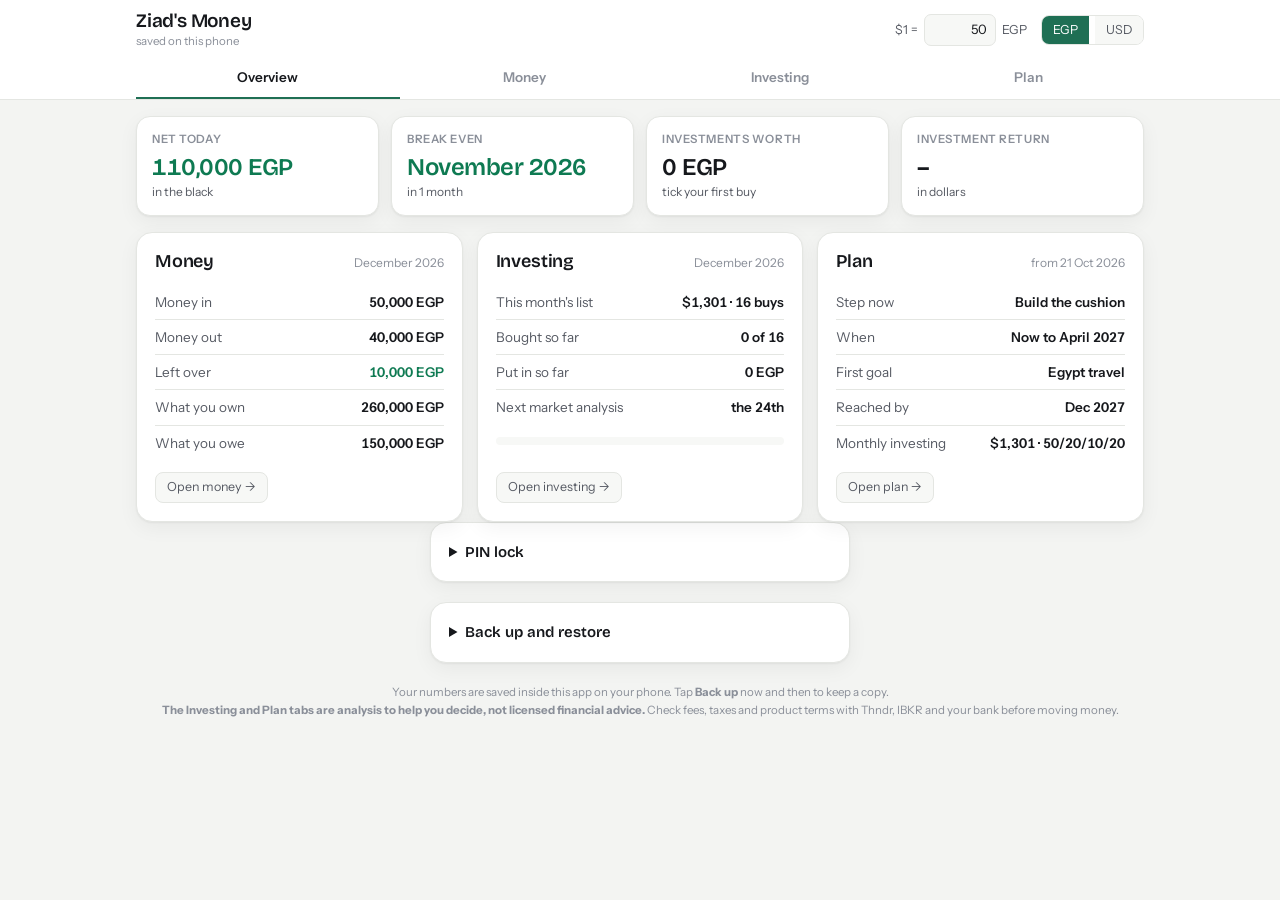
<file: index.html>
<!doctype html><html><head><meta charset="utf-8"><link rel="manifest" href="manifest.webmanifest"><meta name="theme-color" content="#1f6f54"><meta name="mobile-web-app-capable" content="yes"><link rel="icon" href="icon-192.png"><link rel="apple-touch-icon" href="icon-192.png"><meta name=viewport content="width=device-width,initial-scale=1,viewport-fit=cover"><style>:root{color-scheme:light;box-sizing:border-box;padding-top:env(safe-area-inset-top,0px);padding-bottom:env(safe-area-inset-bottom,0px)}html{scroll-padding-top:env(safe-area-inset-top,0px)}body{margin:0;padding:0;font:14px -apple-system,BlinkMacSystemFont,sans-serif;background:#fff;color:#000}img{max-width:100%}[hidden]:not([hidden=until-found i]){display:none!important}</style></head><body>
<title>Ziad's Money</title>
<link rel="preconnect" href="https://fonts.googleapis.com">
<link rel="stylesheet" href="https://fonts.googleapis.com/css2?family=Bricolage+Grotesque:opsz,wght@12..96,600;12..96,700&family=Instrument+Sans:wght@400;500;600&display=swap">
<style>
/* Layout: sticky bar with shared currency + rate and four tabs; each tab is one column of cards, phone first. */
:root{
  --bg:#f3f4f2; --surface:#ffffff; --surface-2:#f7f8f6; --line:#e4e6e2;
  --ink:#16181c; --ink-2:#565a63; --ink-3:#8a8f99;
  --accent:#1f6f54; --accent-soft:#e3efe9;
  --pos:#0e7a52; --neg:#c23b3b; --warn:#b8860b;
  --s1:#2a78d6; --s2:#eb6834; --s3:#1baf7a; --s4:#eda100;
  --s5:#e87ba4; --s6:#008300; --s7:#6250d6; --s8:#e34948;
  --shadow:0 1px 2px rgba(20,24,28,.05),0 6px 20px rgba(20,24,28,.05);
  --ff-display:"Bricolage Grotesque","Segoe UI",system-ui,sans-serif;
  --ff-body:"Instrument Sans","Segoe UI",system-ui,-apple-system,sans-serif;
  --on-accent:#ffffff;
}
@media (prefers-color-scheme:dark){:root:not([data-theme="light"]){
  --bg:#101214; --surface:#1a1d20; --surface-2:#212529; --line:#2c3136;
  --ink:#eceef0; --ink-2:#aab0b8; --ink-3:#777e87;
  --accent:#53c399; --accent-soft:#17382c;
  --pos:#45c08a; --neg:#f0736f; --warn:#e0a92e;
  --s1:#3987e5; --s2:#d95926; --s3:#199e70; --s4:#c98500;
  --s5:#d55181; --s6:#2a9d2a; --s7:#9085e9; --s8:#e66767;
  --shadow:0 1px 2px rgba(0,0,0,.3),0 8px 24px rgba(0,0,0,.35);
  --on-accent:#0d1f18; color-scheme:dark;
}}
:root[data-theme="dark"]{
  --bg:#101214; --surface:#1a1d20; --surface-2:#212529; --line:#2c3136;
  --ink:#eceef0; --ink-2:#aab0b8; --ink-3:#777e87;
  --accent:#53c399; --accent-soft:#17382c;
  --pos:#45c08a; --neg:#f0736f; --warn:#e0a92e;
  --s1:#3987e5; --s2:#d95926; --s3:#199e70; --s4:#c98500;
  --s5:#d55181; --s6:#2a9d2a; --s7:#9085e9; --s8:#e66767;
  --shadow:0 1px 2px rgba(0,0,0,.3),0 8px 24px rgba(0,0,0,.35);
  --on-accent:#0d1f18; color-scheme:dark;
}
/* aliases used by the investing and plan tabs */
:root{--panel:var(--surface);--ink2:var(--ink-2);--muted:var(--ink-3);--good:var(--pos);--bad:var(--neg);--chip:var(--surface-2)}
*{box-sizing:border-box}
body{background:var(--bg);color:var(--ink);font-family:var(--ff-body);line-height:1.5;font-size:14.5px;-webkit-text-size-adjust:100%}
h1,h2,h3{font-family:var(--ff-display);text-wrap:balance;margin:0;font-weight:600;letter-spacing:-.01em;line-height:1.2}
h2{font-size:18px} h3{font-size:15px}
p{margin:0;max-width:68ch}
.tnum,.num{font-variant-numeric:tabular-nums}
.num{white-space:nowrap}
.wrap{max-width:1040px;margin:0 auto;padding-left:max(16px,env(safe-area-inset-left,0px));padding-right:max(16px,env(safe-area-inset-right,0px))}
.ink2{color:var(--ink-2)} .muted{color:var(--ink-3);font-size:12.5px} .subtle{color:var(--ink-3);font-size:12px}

/* top bar + tabs */
.topbar{position:sticky;top:env(safe-area-inset-top,0px);z-index:9;background:var(--surface);border-bottom:1px solid var(--line)}
body::before{content:"";position:fixed;inset:0 0 auto;height:env(safe-area-inset-top,0px);z-index:10;background:var(--surface)}
.toprow{display:flex;flex-wrap:wrap;align-items:center;gap:8px 14px;padding-block:10px 8px}
.brand{display:flex;flex-direction:column;margin-right:auto;min-width:0}
.brand h1{font-size:19px}
.brand small{color:var(--ink-3);font-size:11.5px}
.ctrl{display:flex;align-items:center;gap:6px;font-size:12.5px;color:var(--ink-2)}
.tabs{display:flex;gap:2px;overflow-x:auto;scrollbar-width:none}
.tabs::-webkit-scrollbar{display:none}
.tabs button{font:inherit;font-weight:600;font-size:13.5px;flex:1 0 auto;border:0;background:none;color:var(--ink-3);padding:9px 12px 10px;border-bottom:2.5px solid transparent;cursor:pointer;white-space:nowrap}
.tabs button[aria-selected="true"]{color:var(--ink);border-bottom-color:var(--accent)}
.tabs button:focus-visible{outline:2px solid var(--accent);outline-offset:-2px}

input[type=number],input[type=text]{font:inherit;font-size:13px;color:var(--ink);background:var(--surface-2);border:1px solid var(--line);border-radius:7px;padding:5px 8px;width:80px}
input[type=text]{width:100%}
#rate{width:72px;text-align:right}
input:focus-visible,button:focus-visible{outline:2px solid var(--accent);outline-offset:1px}
.seg{display:inline-flex;border:1px solid var(--line);border-radius:8px;overflow:hidden}
.seg button{font:inherit;font-size:12.5px;border:0;background:var(--surface-2);color:var(--ink-2);padding:5px 11px;cursor:pointer}
.seg button[aria-pressed=true]{background:var(--accent);color:var(--on-accent)}
.btn{font:inherit;font-size:12.5px;border:1px solid var(--line);background:var(--surface-2);color:var(--ink-2);border-radius:8px;padding:5px 11px;cursor:pointer}
.btn:hover{border-color:var(--ink-3)}
.btn-primary{font:inherit;font-weight:600;font-size:14px;border:0;background:var(--accent);color:var(--on-accent);padding:10px 16px;border-radius:10px;cursor:pointer}
.btn-primary:disabled{opacity:.6;cursor:default}

main{padding-block:16px 8px}
.tab{display:flex;flex-direction:column;gap:16px}
.tab[hidden],[hidden]{display:none!important}
.card{background:var(--surface);border:1px solid var(--line);border-radius:16px;padding:18px;box-shadow:var(--shadow);min-width:0}
.stack{display:flex;flex-direction:column;gap:12px}

/* kpis */
.kpis{display:grid;grid-template-columns:repeat(4,1fr);gap:12px}
.kpi{background:var(--surface);border:1px solid var(--line);border-radius:14px;padding:14px 15px;box-shadow:var(--shadow);min-width:0}
.kpi .lab{font-size:11.5px;color:var(--ink-3);text-transform:uppercase;letter-spacing:.05em;font-weight:600}
.kpi .val{font-family:var(--ff-display);font-size:24px;font-weight:600;margin-top:5px;letter-spacing:-.02em;line-height:1.1;font-variant-numeric:tabular-nums}
.kpi .sub{font-size:12px;color:var(--ink-2);margin-top:3px}
.val.pos{color:var(--pos)} .val.neg{color:var(--neg)}

/* overview */
.ov{display:grid;grid-template-columns:repeat(3,1fr);gap:14px}
.ovcard{display:flex;flex-direction:column;gap:12px}
.ovhead{display:flex;align-items:baseline;justify-content:space-between;gap:8px}
.ovrows{display:flex;flex-direction:column}
.ovrow{display:flex;justify-content:space-between;align-items:baseline;gap:10px;padding:7px 0;border-bottom:1px solid var(--line);font-size:13.5px}
.ovrow:last-child{border-bottom:0}
.ovrow span:first-child{color:var(--ink-2)}
.ovrow b{font-variant-numeric:tabular-nums;font-weight:600;text-align:right}
.ovrow b.pos{color:var(--pos)} .ovrow b.neg{color:var(--neg)}
.go{align-self:flex-start;margin-top:auto}
.progress{height:8px;border-radius:4px;background:var(--surface-2);overflow:hidden}
.progress span{display:block;height:100%;background:var(--accent);border-radius:4px}

/* money sections */
.shead{display:flex;align-items:baseline;gap:10px 14px;flex-wrap:wrap;margin-bottom:4px}
.shead .n{font-family:var(--ff-display);font-size:12px;font-weight:700;color:var(--accent);border:1.5px solid var(--accent);border-radius:50%;width:24px;height:24px;display:grid;place-items:center;flex:none}
.shead h2{font-size:17px}
.shead p{color:var(--ink-2);font-size:13px;flex-basis:100%}
.toolbar{display:flex;flex-wrap:wrap;align-items:center;gap:8px 12px}
.legend{display:flex;flex-wrap:wrap;gap:4px 14px;margin:10px 0 2px;font-size:12px;color:var(--ink-2)}
.legend span{display:inline-flex;align-items:center;gap:6px}
.legend i:not(.dot){display:inline-block;width:14px;height:3px;border-radius:2px}
.dot{width:10px;height:10px;border-radius:3px;flex:none;display:inline-block}
.chartbox{position:relative;overflow-x:auto;margin-top:8px}
svg{display:block;max-width:100%}
.tip{position:absolute;pointer-events:none;background:var(--ink);color:var(--bg);font-size:12px;line-height:1.45;padding:7px 9px;border-radius:8px;opacity:0;transition:opacity .1s;z-index:5;min-width:120px;box-shadow:0 4px 14px rgba(0,0,0,.25)}
.tip b{color:var(--surface)}
.tip .row{display:flex;justify-content:space-between;gap:12px}
.tip .row i{width:8px;height:8px;border-radius:2px;display:inline-block;margin-right:5px}
.tbl{width:100%;border-collapse:collapse;font-size:13px;margin-top:6px}
.tbl th,.tbl td{text-align:right;padding:7px 8px;border-bottom:1px solid var(--line);white-space:nowrap}
.tbl th:first-child,.tbl td:first-child{text-align:left}
.tbl th{font-size:11px;text-transform:uppercase;letter-spacing:.04em;color:var(--ink-3);font-weight:600}
.tbl tr:last-child td{border-bottom:0}
.tbl .tot td{font-weight:700;border-top:2px solid var(--line)}
.tbl input{width:94px}
.tbl .namecell input{width:100%;min-width:90px}
.tdel{color:var(--ink-3);border:0;background:none;cursor:pointer;font-size:15px;padding:0 4px;line-height:1}
.tdel:hover{color:var(--neg)}
.scroller{overflow-x:auto}
.abar{display:grid;grid-template-columns:130px 1fr auto;align-items:center;gap:10px;margin:5px 0;font-size:13px}
.abar .track{background:var(--surface-2);border-radius:6px;height:16px;overflow:hidden}
.abar .fill{height:100%;border-radius:6px}
.abar .amt{color:var(--ink-2);min-width:96px;text-align:right}
.fx{margin:4px 0 14px;display:flex;flex-direction:column;gap:8px}
.fxbar{display:flex;height:22px;border-radius:7px;overflow:hidden;background:var(--surface-2)}
.fxbar span{display:block;height:100%}
.fxbar .hard{background:var(--s1)} .fxbar .soft{background:var(--s4)}
.fxlab{display:flex;flex-wrap:wrap;gap:4px 16px;font-size:12.5px;color:var(--ink-2)}
.fxlab i.hard{background:var(--s1)} .fxlab i.soft{background:var(--s4)}
.tbl tr.cathead td{font-weight:700;background:var(--surface-2);border-top:2px solid var(--line)}
.tbl td.sub{padding-left:18px}
.ccy{font-size:10.5px;font-weight:700;color:var(--ink-3);border:1px solid var(--line);border-radius:5px;padding:0 4px;margin-left:5px;vertical-align:middle}
.rateref{color:var(--ink-3);font-size:12px}
.plan{margin:12px 0}
.plan .top{display:flex;justify-content:space-between;align-items:baseline;gap:8px;font-size:13.5px}
.plan .meta{color:var(--ink-3);font-size:12px}
.ptrack{background:var(--surface-2);border-radius:8px;height:20px;overflow:hidden;margin-top:5px}
.pfill{height:100%;background:linear-gradient(90deg,var(--accent),var(--s3));border-radius:8px;min-width:2px;transition:width .25s}
.scrub{display:flex;align-items:center;gap:12px;flex-wrap:wrap;margin:6px 0 14px;font-size:13px;color:var(--ink-2)}
.scrub input[type=range]{flex:1;min-width:160px;accent-color:var(--accent)}
.scrub .mo{font-family:var(--ff-display);font-weight:600;color:var(--ink);font-size:15px;min-width:118px}
.addrow{margin-top:8px}
.note{background:var(--surface-2);border:1px solid var(--line);border-left:3px solid var(--accent);border-radius:8px;padding:9px 12px;font-size:12.5px;color:var(--ink-2);margin-top:10px}
.segrow{margin:10px 0 2px}
.subh{font-family:var(--ff-display);font-size:14px;margin:16px 0 2px;color:var(--ink-2)}
.projscroll{max-height:290px;overflow-y:auto;border:1px solid var(--line);border-radius:10px}
.projscroll table{margin-top:0}
.projscroll thead th{position:sticky;top:0;background:var(--surface);z-index:1}
.projscroll td{padding:5px 8px}
.tbl tr.proj td{color:var(--ink-3)}
.tbl tr.proj td.namecell{font-style:italic}
body.mode-view .addrow,body.mode-view #reset,body.mode-view #howto,body.mode-view .tdel,body.mode-view #saveBtn{display:none}
.btn.save{border-color:var(--accent);color:var(--accent);font-weight:600}
.btn.save.dirty{background:var(--accent);color:var(--on-accent)}
.btn.save.err{border-color:var(--neg);color:var(--neg);background:transparent}

/* investing + plan */
.eyebrow{font-size:11.5px;letter-spacing:.07em;text-transform:uppercase;color:var(--ink-3);font-weight:600}
.stats{display:grid;grid-template-columns:repeat(auto-fit,minmax(140px,1fr));gap:10px}
.stat{border-top:2px solid var(--line);padding-top:8px;display:flex;flex-direction:column;gap:2px}
.stat b{font-family:var(--ff-display);font-size:21px;font-variant-numeric:tabular-nums}
.stat.neg b{color:var(--neg)} .stat.pos b{color:var(--pos)}
.chart{position:relative}
.chart svg{width:100%;height:auto;overflow:visible}
.chart text{fill:var(--ink-3);font-size:11px;font-family:var(--ff-body)}
.ptip{position:absolute;pointer-events:none;background:var(--ink);color:var(--bg);font-size:12px;padding:6px 9px;border-radius:8px;white-space:nowrap;transform:translate(-50%,-110%)}
.tablewrap{overflow-x:auto;border:1px solid var(--line);border-radius:12px}
.tablewrap table{border-collapse:collapse;width:100%;font-size:13.5px}
.tablewrap th,.tablewrap td{text-align:left;padding:9px 11px;border-bottom:1px solid var(--line);vertical-align:top}
.tablewrap th{font-size:11px;letter-spacing:.04em;text-transform:uppercase;color:var(--ink-3);font-weight:600}
.tablewrap tr:last-child td{border-bottom:0}
.tablewrap td.r,.tablewrap th.r{text-align:right}
.tablewrap tr.total td{font-weight:600;background:var(--surface-2)}
td.pj{white-space:nowrap;text-align:right;font-variant-numeric:tabular-nums}
td.pj small{display:block;color:var(--ink-3);font-size:11px}
.pill{display:inline-block;font-size:12px;font-weight:600;padding:2px 8px;border-radius:999px;background:var(--surface-2);color:var(--ink-2);white-space:nowrap}
.pill.good{color:var(--pos)} .pill.warn{color:var(--warn)} .pill.bad{color:var(--neg)}
.tiers{display:flex;height:32px;border-radius:8px;overflow:hidden;gap:2px}
.tiers div{display:flex;align-items:center;justify-content:center;color:#fff;font-weight:600;font-size:12.5px;min-width:0;white-space:nowrap;overflow:hidden}
.tk2{font-weight:600}
.chips{display:flex;gap:8px;flex-wrap:wrap}
.chip{font:inherit;font-size:13px;font-weight:600;border:1px solid var(--line);background:var(--surface);color:var(--ink-2);padding:6px 12px;border-radius:999px;cursor:pointer}
.chip[aria-pressed="true"]{background:var(--accent);border-color:var(--accent);color:var(--on-accent)}
.in{font:inherit;font-variant-numeric:tabular-nums;width:84px;text-align:right;padding:6px 8px;border:1px solid var(--line);border-radius:8px;background:var(--bg);color:var(--ink)}
input[type=checkbox]{width:22px;height:22px;accent-color:var(--accent)}
.refresh{display:flex;flex-wrap:wrap;align-items:center;gap:10px 14px;background:var(--surface-2);border:1px solid var(--line);border-radius:12px;padding:12px 14px}
.refresh p{flex:1 1 220px;min-width:0}
.dnote{border:1px dashed var(--line);border-radius:12px;padding:14px;font-size:13px;color:var(--ink-2);display:flex;flex-direction:column;gap:8px}
.answer ol{margin:0;padding-left:20px;display:flex;flex-direction:column;gap:9px}
.phases{display:grid;grid-template-columns:repeat(auto-fit,minmax(230px,1fr));gap:12px}
.phase{border:1px solid var(--line);border-radius:12px;padding:14px;display:flex;flex-direction:column;gap:8px}
.phase.now{border-color:var(--accent);background:var(--accent-soft)}
.phase .when{font-size:12.5px;color:var(--accent);font-weight:600}
.phase ul,.rules{margin:0;padding-left:18px;display:flex;flex-direction:column;gap:6px;color:var(--ink-2)}
.mix{display:flex;flex-direction:column;gap:8px}
.mixrow{display:grid;grid-template-columns:minmax(0,1fr) auto;gap:4px 12px;align-items:center}
.mbar{grid-column:1/-1;height:8px;border-radius:4px;background:var(--surface-2);overflow:hidden}
.mbar span{display:block;height:100%;background:var(--s1);border-radius:4px}
.hold{display:grid;grid-template-columns:repeat(auto-fit,minmax(240px,1fr));gap:10px}
.hold div{border-left:3px solid var(--line);padding:2px 0 2px 12px;display:flex;flex-direction:column;gap:2px}
details summary{cursor:pointer;font-family:var(--ff-display);font-weight:600;font-size:15px}
details[open] summary{margin-bottom:10px}
a{color:var(--accent)}
.foot{color:var(--ink-3);font-size:11.5px;text-align:center;margin:8px 0 26px;line-height:1.6}
.lock{position:fixed;inset:0;z-index:50;background:var(--bg);display:grid;place-items:center;padding:max(16px,env(safe-area-inset-top,0px)) max(16px,env(safe-area-inset-right,0px)) max(16px,env(safe-area-inset-bottom,0px)) max(16px,env(safe-area-inset-left,0px))}
.lockbox{width:100%;max-width:320px;display:flex;flex-direction:column;gap:12px;text-align:center}
.lockbox h1{font-size:24px}
#lock-entry{display:flex;flex-direction:column;gap:10px}
#lock-entry[hidden]{display:none!important}
input.pin{font:inherit;font-size:24px;letter-spacing:.4em;text-align:center;width:100%;padding:10px;border:1px solid var(--line);border-radius:12px;background:var(--surface);color:var(--ink)}
.pinset{max-width:420px;margin:0 auto 20px;text-align:left}
.pinset .row{display:flex;gap:8px;flex-wrap:wrap;align-items:center}
.pinset input{font:inherit;width:120px;padding:6px 8px;border:1px solid var(--line);border-radius:8px;background:var(--surface-2);color:var(--ink)}

@media (max-width:820px){.ov{grid-template-columns:1fr}}
@media (max-width:720px){.kpis{grid-template-columns:repeat(2,1fr)}.kpi .val{font-size:21px}}
@media (max-width:440px){.abar{grid-template-columns:96px 1fr;gap:8px}.abar .amt{grid-column:1/-1;text-align:left;min-width:0}.card{padding:15px}}
@media (prefers-reduced-motion:reduce){.pfill,.tip{transition:none}}
</style>

<div id="lock" class="lock" role="dialog" aria-modal="true" aria-labelledby="lock-h">
  <form class="lockbox" id="lock-form" autocomplete="off">
    <h1 id="lock-h">Ziad's Money</h1>
    <p class="ink2" id="lock-msg">Opening…</p>
    <div id="lock-entry" hidden>
      <label for="lock-pin" class="muted">Enter your PIN</label>
      <input id="lock-pin" class="pin" type="password" inputmode="numeric" pattern="[0-9]*" maxlength="8" autocomplete="off">
      <button class="btn-primary" type="submit" style="width:100%">Unlock</button>
      <p class="muted" id="lock-err" aria-live="polite"></p>
    </div>
  </form>
</div>

<div class="topbar">
  <div class="wrap">
    <div class="toprow">
      <div class="brand"><h1>Ziad's Money</h1><small id="asof">loading your numbers…</small></div>
      <div class="ctrl"><label for="rate">$1 =</label><input type="text" id="rate" inputmode="decimal" autocomplete="off"> <span>EGP</span></div>
      <div class="ctrl seg" role="group" aria-label="Currency">
        <button id="cEGP" aria-pressed="true">EGP</button><button id="cUSD" aria-pressed="false">USD</button>
      </div>
    </div>
    <div class="tabs" role="tablist" aria-label="Sections">
      <button role="tab" id="t-overview" data-tab="overview" aria-selected="true">Overview</button>
      <button role="tab" id="t-money" data-tab="money" aria-selected="false">Money</button>
      <button role="tab" id="t-invest" data-tab="invest" aria-selected="false">Investing</button>
      <button role="tab" id="t-plan" data-tab="plan" aria-selected="false">Plan</button>
    </div>
  </div>
</div>

<main class="wrap">

<!-- ================= OVERVIEW ================= -->
<div class="tab" id="tab-overview" role="tabpanel" aria-labelledby="t-overview">
  <div class="kpis" id="ov-kpis"></div>
  <div class="ov">
    <div class="card ovcard">
      <div class="ovhead"><h2>Money</h2><span class="subtle" id="ov-m-when"></span></div>
      <div class="ovrows" id="ov-money"></div>
      <button class="btn go" data-goto="money">Open money →</button>
    </div>
    <div class="card ovcard">
      <div class="ovhead"><h2>Investing</h2><span class="subtle" id="ov-i-when"></span></div>
      <div class="ovrows" id="ov-inv"></div>
      <div class="progress" aria-hidden="true"><span id="ov-i-prog" style="width:0%"></span></div>
      <button class="btn go" data-goto="invest">Open investing →</button>
    </div>
    <div class="card ovcard">
      <div class="ovhead"><h2>Plan</h2><span class="subtle">from 21 Oct 2026</span></div>
      <div class="ovrows" id="ov-plan"></div>
      <button class="btn go" data-goto="plan">Open plan →</button>
    </div>
  </div>
</div>

<!-- ================= MONEY (dashboard) ================= -->
<div class="tab" id="tab-money" role="tabpanel" aria-labelledby="t-money" hidden>
  <div class="toolbar">
    <div class="seg" role="group" aria-label="View mode">
      <button id="mView" aria-pressed="true">View</button><button id="mEdit" aria-pressed="false">Edit</button>
    </div>
    <button class="btn save" id="saveBtn">Save</button>
    <button class="btn" id="reset">Reset to my sheet</button>
    <span class="subtle" id="m-status"></span>
  </div>
  <div class="kpis" id="kpis"></div>
  <div class="note" id="howto" style="margin-top:0">Type into any box to change a number and use the <b>+</b> buttons to add rows. It saves automatically.</div>

  <section class="card" id="sec1">
    <div class="shead"><div class="n">1</div><h2>Each month: money in and money out</h2>
      <p>Your income (salary + freelance) for each month, then what goes out split across your cards, accounts, the loan and daily spending. <b>Net</b> is what's left over.</p></div>
    <div class="legend" id="leg1"></div>
    <div class="chartbox"><svg id="chart1" role="img" aria-label="Monthly payments by account"></svg><div class="tip" id="tip1"></div></div>
    <div class="scroller"><table class="tbl" id="tbl1"></table></div>
    <button class="btn addrow" id="addMonth">+ Add next month</button>
  </section>

  <section class="card" id="sec2">
    <div class="shead"><div class="n">2</div><h2>Where your assets are</h2>
      <p>Your holdings and what each is worth. Currency holds your dollars, pounds and EGP cash. Edit any line in Edit mode; totals follow.</p></div>
    <div id="fx-exposure" class="fx"></div>
    <div id="assetBars"></div>
    <div class="scroller"><table class="tbl" id="tbl2"></table></div>
    <button class="btn addrow" id="addAsset">+ Add holding</button>
  </section>

  <section class="card" id="sec3">
    <div class="shead"><div class="n">3</div><h2>What you own vs what you owe, projected</h2>
      <p>Month by month, including salary and daily spending, projected forward from your entered months. The lines cross the month you break even.</p></div>
    <div class="legend" id="leg3"></div>
    <div class="seg segrow" id="horizon" role="group" aria-label="How far to project"></div>
    <div class="chartbox"><svg id="chart3" role="img" aria-label="Net worth projected over time"></svg><div class="tip" id="tip3"></div></div>
    <div class="note" id="liabNote"></div>
    <table class="tbl" id="tbl3" style="max-width:420px"></table>
    <h3 class="subh">Net worth, month by month</h3>
    <div class="scroller projscroll"><table class="tbl" id="tblProj"></table></div>
  </section>

  <section class="card" id="sec4">
    <div class="shead"><div class="n">4</div><h2>Your purchase plans</h2>
      <p>Each plan gets its share of what's left over once you break even. Nothing is saved before then. Drag the slider to see them fill.</p></div>
    <div class="scrub">
      <span>See savings as of</span><span class="mo" id="scrubMo"></span>
      <input type="range" id="scrub" min="0" step="1" aria-label="Month to show">
      <span class="subtle" id="scrubHint"></span>
    </div>
    <div id="plans"></div>
    <div class="scroller"><table class="tbl" id="tbl4"></table></div>
    <button class="btn addrow" id="addPlan">+ Add plan</button>
  </section>
</div>

<!-- ================= INVESTING (tracker) ================= -->
<div class="tab" id="tab-invest" role="tabpanel" aria-labelledby="t-invest" hidden>
  <div id="i-offline" class="dnote" hidden>Saved data could not load in this view. Open the page signed in to claude.ai to see your monthly lists and save what you buy.</div>

  <section class="card stack">
    <h2>Everything you own</h2>
    <p class="ink2">Your current assets from the Money tab plus the new monthly investments you tick below. To change a current holding, edit it in <a href="#money" data-goto="money">Money</a>, section 2.</p>
    <div class="stats" id="all-stats"></div>
    <div id="all-bars"></div>
    <div class="scroller"><table class="tbl" id="all-table"></table></div>
  </section>

  <section class="card stack">
    <span class="eyebrow">New monthly investments · from November 2026</span>
    <div class="stats" id="i-hero"></div>
    <p class="muted" id="i-hero-note"></p>
  </section>

  <section class="card stack">
    <h2>Month by month at 10% a year</h2>
    <p class="ink2">What you invest each month (that month's profit from the Money tab) and what your assets could be worth if everything you hold grows about 10% a year on average.</p>
    <div class="stats" id="mm-stats"></div>
    <div class="chart" id="mm-chart"></div>
    <div class="scroller projscroll"><table class="tbl" id="mm-table"></table></div>
    <p class="muted">"New investments" counts only the monthly profit you put in from November, with growth. "All your assets" starts from everything in Money today and also grows 10% a year. In months that lose money nothing is invested, and the shortfall comes out of your assets. 10% a year is an average, so real years will swing above and below it.</p>
  </section>

  <section class="card stack">
    <h2>This month's buy list</h2>
    <div class="refresh">
      <p class="ink2"><b style="color:var(--ink)">Want fresh analysis now?</b> I'll check the markets again and update this month's list, the notes and the projections. It takes about 15 minutes, and I'll message you in the project when it's done.</p>
      <button class="btn-primary" id="refresh-btn">Run new market analysis</button>
      <span class="muted" id="refresh-status" style="flex-basis:100%"></span>
    </div>
    <div class="chips" id="month-chips"></div>
    <div id="month-empty" class="dnote">Your first monthly list will appear here. Each month I check the markets and post the next list a few days before the month starts.</div>
    <div id="month-box" class="stack" hidden>
      <div class="stack" style="gap:6px">
        <span class="eyebrow" id="m-updated"></span>
        <p id="m-summary"></p>
        <p class="ink2" id="m-changes"></p>
      </div>
      <div class="tiers" id="m-tiers"></div>
      <div class="tablewrap"><table>
        <thead><tr><th>Buy</th><th>Where</th><th class="r">Amount ($)</th><th class="r">Bought</th></tr></thead>
        <tbody id="m-picks"></tbody>
      </table></div>
      <p class="muted">Tick each one after you buy it. If you bought a different amount, change the number. Thndr amounts show in EGP at this month's rate.</p>
    </div>
  </section>

  <section class="card stack">
    <h2>Your holdings</h2>
    <p class="ink2">Once a month, open Thndr and IBKR and type each holding's current value. Thndr values in EGP, IBKR values in USD.</p>
    <div class="tablewrap"><table>
      <thead><tr><th>Holding</th><th class="r">Put in</th><th class="r">Value now</th><th class="r">Return</th></tr></thead>
      <tbody id="h-rows"></tbody>
    </table></div>
  </section>

  <section class="card stack">
    <h2>Projections by investment</h2>
    <p class="ink2">What each holding could be worth if you keep buying this month's amount. Big number is the normal case; the small line is bad to good.</p>
    <div class="tablewrap"><table>
      <thead><tr><th>Holding</th><th class="r">6 months</th><th class="r">1 year</th><th class="r">2 years</th><th class="r">3 years</th><th class="r">4 years</th><th class="r">5 years</th></tr></thead>
      <tbody id="pj-rows"></tbody>
    </table></div>
    <p class="muted" id="pj-note"></p>
  </section>

  <section class="card stack">
    <h2>Projection vs reality</h2>
    <div class="chart" id="i-proj"></div>
    <p class="muted">Lines show where the portfolio should be if you invest each month's profit from the Money tab: bad 3%, normal 8%, good 11% a year. Change a month in Money and this follows. Dots are your real totals, saved each month you update values.</p>
  </section>

  <section class="card stack">
    <h2>What a bigger or smaller month does</h2>
    <div class="tablewrap"><table>
      <thead><tr><th>Invested each month</th><th class="r">After 5 years</th><th class="r">After 10 years</th><th class="r">After 20 years</th></tr></thead>
      <tbody id="raise"></tbody>
    </table></div>
    <p class="muted">Normal case, 8% a year. Your profit changes month to month, so this shows the range. Every month you invest counts; a weak month is fine as long as you keep going.</p>
  </section>

  <section class="dnote">
    <b style="color:var(--ink)">How the monthly list works</b>
    <span>Each month the whole profit from the Money tab (income minus spending and installments) is invested: <b>50% IBKR stocks, 20% gold, 10% SAFE real estate, 20% kept as US dollars</b>. Inside the stock half, the S&amp;P 500 core stays about half and the single stocks shift by small steps based on that month's market research. A new list arrives on the 24th of each month.</span>
  </section>
</div>

<!-- ================= PLAN (growth plan + $500 portfolio) ================= -->
<div class="tab" id="tab-plan" role="tabpanel" aria-labelledby="t-plan" hidden>
  <section class="card stack answer">
    <span class="eyebrow">Growth plan · 21 Oct 2026</span>
    <h2>The short answer</h2>
    <ol>
      <li><b>Your cash flow, not your returns, is the main limit right now.</b> The money left over after all payments is small: about <span class="num" data-v="5972"></span> a month from July 2027. It jumps to about <span class="num" data-v="32452"></span> a month once the loan is paid off in March 2028.</li>
      <li><b>Put idle money to work today.</b> Move the <span class="num" data-v="90000"></span> Egyptian cash plus the November and December surplus into a money market fund (Thndr savings). It pays about 15 to 19% a year, you can withdraw any day, and it covers the January to April shortfall.</li>
      <li><b>Fund one goal at a time instead of all at once.</b> Filling them in order brings the first ones years sooner: Egypt travel moves from <span id="a-egy-old"></span> to <span id="a-egy-new"></span>.</li>
      <li><b>Invest each month's whole profit on the same day:</b> 50% IBKR stocks, 20% gold, 10% real estate, 20% US dollars, following the buy list in the Investing tab. Never sell in a drop, and pay for purchases from income, not from these assets.</li>
    </ol>
  </section>

  <section class="card stack">
    <h2>Money left each month after spending and all payments</h2>
    <div class="chart" id="flow-chart"></div>
    <p class="muted">Income 180k in Nov and Dec, then 90k. Spending 40k a month plus your cards, Nawy, the 12k cash column and the 26,480 loan payment. The four red months add up to about <span class="num" data-v="-71471"></span>.</p>
  </section>

  <section class="card stack">
    <h2>The plan, step by step</h2>
    <div class="phases">
      <div class="phase" data-from="2026-10" data-to="2027-04">
        <span class="when">Now to April 2027</span>
        <h3>1. Build the cushion</h3>
        <ul>
          <li>Move the 90k Egyptian cash into Thndr savings (money market fund).</li>
          <li>Add the Nov and Dec surplus (about <span class="num" data-v="124668"></span>) to it.</li>
          <li>Pay the Jan to Apr shortfall from it. About <span class="num" data-v="150000"></span> stays as your emergency fund.</li>
        </ul>
      </div>
      <div class="phase" data-from="2027-05" data-to="2028-03">
        <span class="when">May 2027 to March 2028</span>
        <h3>2. Keep the monthly habit</h3>
        <ul>
          <li>Keep investing every month and fill goals in order, starting with Egypt travel.</li>
          <li>Aim higher by adding one extra freelance month a year plus 2,500 less daily spending.</li>
        </ul>
      </div>
      <div class="phase" data-from="2028-04" data-to="2099-12">
        <span class="when">April 2028 onward</span>
        <h3>3. Loan gone, speed up</h3>
        <ul>
          <li>The 26,480 loan payment becomes yours: invest about <span class="num" data-v="32000"></span> a month.</li>
          <li>From late 2031 Nawy is paid off too, adding 5,548 a month.</li>
        </ul>
      </div>
    </div>
  </section>

  <section class="card stack">
    <h2>When each purchase plan is reached</h2>
    <p class="ink2">Targets rise with prices (about 10% a year). All three columns use the same income and spending.</p>
    <div class="tablewrap"><table id="plan-table">
      <thead><tr><th>Plan</th><th class="r">Target today</th><th class="r">Today's way<br><span style="text-transform:none;font-weight:400">cash, % split</span></th><th class="r">The plan<br><span style="text-transform:none;font-weight:400">invested, in order</span></th><th class="r">Plan + boost<br><span style="text-transform:none;font-weight:400">+10k a month</span></th></tr></thead>
      <tbody></tbody>
    </table></div>
    <p class="muted">"In order" fills Egypt travel, Home furniture, New car, Travel abroad, Rolex, Salma's accessories, then the 2 year baby run (last only because it is the largest).</p>
  </section>

  <section class="card stack">
    <h2>Net worth over the next 5 years</h2>
    <div class="chart" id="nw-chart"></div>
    <p class="muted">Counts money saved for goals as owned. "Today's way" keeps your current holdings and saves extra cash at home.</p>
  </section>

  <section class="card stack">
    <h2 id="p5-title">How your monthly investing could grow</h2>
    <div class="chart" id="p5-proj"></div>
    <div class="stats" id="p5-stats"></div>
    <p class="muted"><span id="p5-amt"></span>, in dollars, with no raises after your entered months. Normal 8% a year, bad 3%, good 11%. In a crash year the portfolio could be down 25 to 35% on paper; keep buying, because those months buy the most.</p>
  </section>

  <section class="card stack">
    <details>
      <summary>What to do with what you already hold</summary>
      <div class="hold">
        <div><b>Gold · <span class="num" data-v="208400"></span></b><span class="ink2">Keep it. It is already your biggest holding and near record highs, so add only through the monthly gold fund buy. Gold funds on Thndr avoid the jeweller's workmanship fee.</span></div>
        <div><b>Certificate · <span class="num" data-v="170000"></span></b><span class="ink2">Keep it to maturity. When it matures, compare a new 3 year certificate with the money market fund.</span></div>
        <div><b>Dollars and pounds sterling · <span class="num" data-v="120400"></span></b><span class="ink2">Keep about half as hard-currency safety. Move the rest to IBKR in one transfer and buy the S&amp;P 500 fund.</span></div>
        <div><b>IBKR stocks · <span class="num" data-v="20000"></span></b><span class="ink2">Keep META, NVIDIA, Tesla and Apple. New money follows the monthly buy list.</span></div>
        <div><b>Thndr stocks · <span class="num" data-v="45000"></span></b><span class="ink2">Keep. For new money the EGX30 index fund beats picking single stocks.</span></div>
        <div><b>Crypto · <span class="num" data-v="40000"></span></b><span class="ink2">Keep, add nothing. If you trim, keep Bitcoin over Ethereum.</span></div>
      </div>
    </details>
    <details>
      <summary>How to run the $500 plan</summary>
      <ol class="rules">
        <li><b>Thndr every month:</b> set the Thndr buys for the same day each month, right after your salary arrives.</li>
        <li><b>IBKR every 3 months:</b> send one bigger transfer, since bank transfers from Egypt carry a fixed fee. Buy the S&amp;P 500 fund right away and the stocks with fractional shares.</li>
        <li><b>Once a year (every November), check the split.</b> Send the next months' money to the parts that are behind. You do not need to sell anything.</li>
        <li><b>Raise the $500 when your income rises.</b></li>
      </ol>
    </details>
    <details>
      <summary>Every option, side by side</summary>
      <p class="ink2" style="margin-bottom:10px">Yearly returns measured in Egyptian pounds. The last column shows what <span class="num" data-v="10000"></span> a month for 5 years becomes in a bad, normal and good case.</p>
      <div class="tablewrap"><table id="opt-table">
        <thead><tr><th>Option</th><th class="r">Yearly return<br>bad · normal · good</th><th>Risk</th><th>Withdraw</th><th class="r">10k a month, 5 years</th></tr></thead>
        <tbody></tbody>
      </table></div>
    </details>
    <details>
      <summary>Pay the loan early?</summary>
      <p class="ink2">Ask your bank for the loan's real yearly rate (APR, not the "flat" rate) and the early-payoff fee. If the APR is above about 20%, paying it down early beats every safe investment, because every pound you repay earns that rate with no risk. Card installments on ValU or Tru at 0% should not be paid early. Tell me the rate and I will redo the numbers.</p>
    </details>
    <details>
      <summary>Numbers used and sources</summary>
      <div class="stack ink2" style="font-size:13px">
        <span>Dollar rate 53.9 EGP on 19 Oct 2026 (<a href="https://arabfinance.com/en/news/newdetails/usd-egp-exchange-rates-on-october-19" target="_blank" rel="noopener">Arab Finance</a>). The rate box at the top is shared by every tab.</span>
        <span>Central Bank overnight deposit rate 19% (<a href="https://www.dailynewsegypt.com/2026/09/26/cbe-lowers-inflation-forecasts-keeps-key-rates-unchanged/" target="_blank" rel="noopener">Daily News Egypt</a>). Money market funds about 19 to 20% over the last year, 3 year certificates about 18% (<a href="https://enterpriseam.com/egypt/2026/09/08/is-your-money-market-fund-still-the-best-place-for-your-banknotes/" target="_blank" rel="noopener">EnterpriseAM</a>). Urban inflation 13.9% in September (<a href="https://www.dailynewsegypt.com/2026/10/10/egypts-annual-urban-inflation-eases-to-13-9-in-september/" target="_blank" rel="noopener">Daily News Egypt</a>).</span>
        <span>Future returns are estimates, not promises. Income stays 90k and spending 40k from 2027 with no raises.</span>
      </div>
    </details>
  </section>
</div>

<details class="card pinset" id="pinset">
  <summary>PIN lock</summary>
  <div class="stack" style="font-size:13px">
    <p class="ink2" id="pin-state"></p>
    <div class="row" id="pin-cur-row" hidden><label for="pin-cur">Current PIN</label><input id="pin-cur" type="password" inputmode="numeric" maxlength="8"></div>
    <div class="row"><label for="pin-new">New PIN (4 to 8 digits)</label><input id="pin-new" type="password" inputmode="numeric" maxlength="8"></div>
    <div class="row"><button class="btn-primary" id="pin-save" type="button">Save PIN</button><button class="btn" id="pin-remove" type="button" hidden>Remove PIN</button></div>
    <p class="muted" id="pin-msg" aria-live="polite"></p>
  </div>
</details>

<details class="card pinset" id="backupbox">
  <summary>Back up and restore</summary>
  <div class="stack" style="font-size:13px">
    <p class="ink2">Everything is saved on this phone. A backup is one small file with all your numbers. Keep it in Google Drive or send it to yourself, so nothing is lost if the phone is.</p>
    <p class="muted" id="bk-last"></p>
    <div class="row"><button class="btn-primary" id="bk-save" type="button">Back up</button>
      <label class="btn" for="bk-file" style="display:inline-flex;align-items:center">Restore from a file</label>
      <input id="bk-file" type="file" accept=".json,application/json" hidden></div>
    <p class="muted" id="bk-msg" aria-live="polite"></p>
  </div>
</details>

<div class="foot">Your numbers are saved inside this app on your phone. Tap <b>Back up</b> now and then to keep a copy.<br><b>The Investing and Plan tabs are analysis to help you decide, not licensed financial advice.</b> Check fees, taxes and product terms with Thndr, IBKR and your bank before moving money.</div>
</main>

<script>
"use strict";
/* ---------- shared app shell: tabs, currency, rate ---------- */
const App={mods:{},tab:"overview",
  cur(){return App.mods.money?App.mods.money.S().cur:"EGP";},
  rate(){return App.mods.money?(+App.mods.money.S().rate||50):50;},
  renderAll(){ for(const k in App.mods){ try{App.mods[k].render();}catch(e){console.error(k,e);} } App.renderBar(); },
  renderBar(){
    document.getElementById("cEGP").setAttribute("aria-pressed",App.cur()==="EGP");
    document.getElementById("cUSD").setAttribute("aria-pressed",App.cur()==="USD");
    const r=document.getElementById("rate"); if(document.activeElement!==r) r.value=App.rate();
  },
  show(t){
    if(!document.getElementById("tab-"+t)) t="overview";
    App.tab=t;
    document.querySelectorAll(".tab").forEach(p=>p.hidden=p.id!=="tab-"+t);
    document.querySelectorAll(".tabs button").forEach(b=>b.setAttribute("aria-selected",b.dataset.tab===t));
    try{localStorage.setItem("zm_tab",t);}catch(e){}
    App.renderAll();
    window.scrollTo(0,0);
  }
};
document.querySelector(".tabs").addEventListener("click",e=>{const b=e.target.closest("button[data-tab]"); if(b) App.show(b.dataset.tab);});
document.addEventListener("click",e=>{const g=e.target.closest("[data-goto]"); if(g) App.show(g.dataset.goto);});
document.getElementById("cEGP").onclick=()=>App.mods.money.setCur("EGP");
document.getElementById("cUSD").onclick=()=>App.mods.money.setCur("USD");
document.getElementById("rate").addEventListener("input",e=>{const v=App.mods.money?App.mods.money.parseNum(e.target.value):parseFloat(e.target.value); if(v>1) App.mods.money.setRate(v);});

/* ================= MONEY (dashboard) ================= */
/* saving: local-first with timestamped cross-device sync */
(function(){
const MONTHS=["January","February","March","April","May","June","July","August","September","October","November","December"];
const SACC=[["Yasser","--s1"],["Ziad","--s2"],["Tru","--s3"],["Valu","--s4"],["Nawy Shares","--s5"],["Cash","--s6"],["Loan","--s7"]];
const DAILY_COL="--s8";
const cssv=k=>getComputedStyle(document.documentElement).getPropertyValue(k).trim();
const $=id=>document.getElementById(id);

function seed(){
  const rows=[
    ["November",2026, 0,0,0,0,0,0,10000, 50000,30000],
    ["December",2026, 0,0,0,0,0,0,10000, 50000,30000],
    ["January", 2027, 0,0,0,0,0,0,10000, 50000,30000]
  ].map(r=>({month:r[0],year:r[1],split:r.slice(2,9),income:r[9],daily:r[10]}));
  return {
    rate:50, cur:"EGP", v:3, _scrub:0,
    assets:[
      {name:"US dollar",amount:1000,ccy:"USD",cat:"Currency"},
      {name:"British pounds",amount:0,rate:65,ccy:"GBP",cat:"Currency"},
      {name:"EGP cash",amount:50000,rate:1,ccy:"EGP",cat:"Currency"},
      {name:"Gold",amount:1,rate:100000,ccy:"EGP"},
      {name:"Certificate",amount:1,rate:50000,ccy:"EGP"},
      {name:"Thndr",amount:1,rate:10000,ccy:"EGP"},
      {name:"Thndr savings",amount:1,rate:0,ccy:"EGP"},
      {name:"Bitcoin",amount:0,ccy:"USD"},
      {name:"IBKR",amount:0,ccy:"USD"}
    ],
    liab:{Loan:100000,Installments:50000,"Nawy shares":0},
    months:rows,
    plans:[
      ["2 year baby run",30,0],["Egypt travel",5,0],["Travel abroad",15,0],
      ["Investments",5,0],["Rolex watch",5,0],["Salma accessories",5,0],
      ["Home furniture",10,0],["New car",25,0]
    ].map(p=>({name:p[0],pct:p[1],target:p[2]}))
  };
}
let S=load()||seed();
migrate(S);
function migrate(s){
  if(!(s.v>=2)){
    const low=a=>(a.name||"").toLowerCase();
    const gold=["gold pounds","gold grams","gold"], cur=["british pound","us dollar","currency"];
    const egpOf=names=>s.assets.filter(a=>names.includes(low(a))).reduce((t,a)=>t+(+a.amount||0)*(+a.rate||0),0);
    if(s.assets.some(a=>gold.includes(low(a)))||s.assets.some(a=>cur.includes(low(a)))){
      const gE=egpOf(gold), cE=egpOf(cur); const out=[]; let gd=false,cd=false;
      s.assets.forEach(a=>{
        if(gold.includes(low(a))){ if(!gd){out.push({name:"Gold",amount:1,rate:gE});gd=true;} }
        else if(cur.includes(low(a))){ if(!cd){out.push({name:"Currency",amount:1,rate:cE});cd=true;} }
        else out.push(a);
      });
      s.assets=out;
    }
    s._scrub=0; s.v=2;
  }
  // v3: a currency layer. Currency becomes a category (US dollar, British pounds, EGP cash),
  // and dollar/IBKR/crypto holdings are stored in their own currency so a weaker pound reprices them.
  if(!(s.v>=3)){
    const rate=+s.rate||50, gbpRate=Math.round(rate*1.3);
    const val=a=>(+a.amount||0)*(+a.rate||0);
    const out=[]; let curEGP=0, usdQty=0, gbpQty=0, gbpRateSeen=gbpRate, haveSplit=false;
    s.assets.forEach(a=>{
      const nm=(a.name||"").toLowerCase();
      if(nm==="us dollar"){ usdQty+=(+a.amount||0); haveSplit=true; return; }
      if(nm==="british pounds"||nm==="british pound"){ gbpQty+=(+a.amount||0)||Math.round(val(a)/gbpRate); if(+a.rate>1)gbpRateSeen=+a.rate; haveSplit=true; return; }
      if(nm==="currency"){ curEGP+=val(a); return; }
      if(nm==="egyptian cash"||nm==="egp cash"){ out.push({name:"EGP cash",amount:Math.round(val(a)),rate:1,ccy:"EGP",cat:"Currency"}); return; }
      if(nm==="bitcoin"||nm==="crypto"){ out.push({name:a.name,amount:+(val(a)/rate).toFixed(2),ccy:"USD"}); return; }
      if(nm==="ibkr"){ out.push({name:"IBKR",amount:+(val(a)/rate).toFixed(2),ccy:"USD"}); return; }
      out.push(Object.assign({},a,{ccy:a.ccy||"EGP"}));
    });
    const usd=haveSplit? usdQty : Math.round(curEGP/rate);
    out.push({name:"US dollar",amount:usd,ccy:"USD",cat:"Currency"});
    out.push({name:"British pounds",amount:gbpQty||0,rate:gbpRateSeen,ccy:"GBP",cat:"Currency"});
    if(!out.some(a=>(a.name||"").toLowerCase()==="egp cash")) out.push({name:"EGP cash",amount:0,rate:1,ccy:"EGP",cat:"Currency"});
    // cluster the Currency category together, in a sensible order
    const order={"US dollar":0,"British pounds":1,"EGP cash":2};
    const curItems=out.filter(a=>a.cat==="Currency").sort((a,b)=>(order[a.name]??9)-(order[b.name]??9));
    s.assets=curItems.concat(out.filter(a=>a.cat!=="Currency"));
    s.v=3;
  }
}
// value of a holding in EGP. USD holdings follow the shared dollar rate at the top.
function assetRate(a){ return a.ccy==="USD"?(+S.rate||1):(+a.rate||0); }
function assetEGP(a){ return (+a.amount||0)*assetRate(a); }
function isHard(a){ return a.ccy==="USD"||a.ccy==="GBP"; }
function load(){try{const r=localStorage.getItem("ziad_dash_v1");return r?JSON.parse(r):null;}catch(e){return null;}}

const fmt=n=>{n=Math.round(n);const neg=n<0;n=Math.abs(n);return (neg?"-":"")+n.toLocaleString("en-US");};
function money(egp){ if(S.cur==="USD"){return "$"+fmt(egp/(S.rate||1));} return fmt(egp)+" EGP"; }
function moneyShort(egp){ let v=S.cur==="USD"?egp/(S.rate||1):egp; const sym=S.cur==="USD"?"$":"";
  const a=Math.abs(v); let s;
  if(a>=1e6)s=(v/1e6).toFixed(a>=1e7?0:1)+"M"; else if(a>=1e3)s=(v/1e3).toFixed(0)+"k"; else s=Math.round(v)+"";
  return sym+s; }

let MODE=(function(){try{return localStorage.getItem("ziad_dash_mode")||"view";}catch(e){return "view";}})();
function ed(){return MODE==="edit";}
// LIVE = refresh charts/KPIs while typing but leave the input tables alone so the field keeps focus.
let LIVE=false;
const esc=v=>String(v==null?"":v).replace(/&/g,"&amp;").replace(/</g,"&lt;").replace(/"/g,"&quot;");
// Parse a number the way a phone keyboard might give it: Arabic-Indic (٠١٢) or Persian (۰۱۲) digits,
// Arabic decimal/thousands marks, commas and spaces all accepted.
function parseNum(str){
  if(str==null) return 0;
  let s=String(str)
    .replace(/[٠-٩]/g,d=>d.charCodeAt(0)-0x0660)
    .replace(/[۰-۹]/g,d=>d.charCodeAt(0)-0x06F0)
    .replace(/[٫]/g,'.').replace(/[٬,\s]/g,'')
    .replace(/[^0-9.\-]/g,'');
  const v=parseFloat(s); return isFinite(v)?v:0;
}
function nCell(val,attrs,fmtFn){return ed()?`<td><input type="text" inputmode="decimal" ${attrs} value="${val}"></td>`:`<td class="tnum">${(fmtFn||fmt)(val)}</td>`;}
function tCell(val,attrs){return ed()?`<td class="namecell"><input type="text" ${attrs} value="${esc(val)}"></td>`:`<td class="namecell">${esc(val)}</td>`;}
function delCell(attr){return ed()?`<td><button class="tdel" ${attr}>&times;</button></td>`:"";}
const delHead=()=>ed()?"<th></th>":"";

function compute(){
  const assetsToday=S.assets.reduce((s,a)=>s+assetEGP(a),0);
  const liabToday=Object.values(S.liab).reduce((s,v)=>s+(+v||0),0);
  let assets=assetsToday, liab=liabToday;
  const timeline=[{label:"Now",full:"Today",assets,liab,net:assets-liab,actual:true,idx:-1}];
  S.months.forEach((m,i)=>{
    const inst=m.split.reduce((s,v)=>s+(+v||0),0);
    assets=assets+(+m.income||0)-inst-(+m.daily||0);
    liab=Math.max(0,liab-inst);
    timeline.push({label:m.month.slice(0,3)+" "+String(m.year).slice(2),full:m.month+" "+m.year,
      assets,liab,net:assets-liab,actual:true,idx:i,inst,income:+m.income||0,daily:+m.daily||0,
      key:m.year+"-"+String(MONTHS.indexOf(m.month)+1).padStart(2,"0"),profit:(+m.income||0)-inst-(+m.daily||0)});
  });
  const last=S.months[S.months.length-1]||{month:"October",year:2026,income:90000,daily:40000,split:[0,0,0,0,5548,12000,26480]};
  const lastInst=last.split.reduce((s,v)=>s+(+v||0),0);
  let y=last.year, mi=MONTHS.indexOf(last.month);
  for(let k=0;k<120;k++){
    mi++; if(mi>11){mi=0;y++;}
    const inst=liab>0?Math.min(lastInst,liab):0;
    assets=assets+(+last.income||0)-inst-(+last.daily||0);
    liab=Math.max(0,liab-inst);
    timeline.push({label:MONTHS[mi].slice(0,3)+" "+String(y).slice(2),full:MONTHS[mi]+" "+y,assets,liab,net:assets-liab,actual:false,
      key:y+"-"+String(mi+1).padStart(2,"0"),profit:(+last.income||0)-inst-(+last.daily||0)});
  }
  const beIdx=timeline.findIndex((p,i)=>i>0&&p.net>=0);
  return {assetsToday,liabToday,timeline,beIdx,projNet:timeline.map(p=>p.net),actualCount:S.months.length};
}

function renderKpis(C){
  const be=C.beIdx>0?C.timeline[C.beIdx]:null;
  const net=C.assetsToday-C.liabToday;
  const months=C.beIdx>0?C.beIdx:null;
  const k=[
    {lab:"Net today",val:money(net),cls:net<0?"neg":"pos",sub:net<0?"you owe more than you own":"in the black"},
    {lab:"What you own",val:money(C.assetsToday),sub:S.assets.length+" holdings"},
    {lab:"What you owe",val:money(C.liabToday),sub:"loan, installments, Nawy"},
    {lab:"Break even",val:be?be.full:"not yet",cls:be?"pos":"",sub:be?("in "+months+" month"+(months>1?"s":"")):"add more months"}
  ];
  $("kpis").innerHTML=k.map(x=>`<div class="kpi"><div class="lab">${x.lab}</div><div class="val ${x.cls||""}">${x.val}</div><div class="sub">${x.sub}</div></div>`).join("");
}

function renderSec1(){
  $("leg1").innerHTML=SACC.map(a=>`<span><i class="dot" style="background:${cssv(a[1])}"></i>${a[0]}</span>`).join("")
    +`<span><i class="dot" style="background:${cssv(DAILY_COL)}"></i>Daily spending</span>`;
  const ms=S.months;
  const totals=ms.map(m=>m.split.reduce((s,v)=>s+(+v||0),0)+(+m.daily||0));
  const max=Math.max(1,...totals);
  const n=ms.length, bw=Math.max(26,Math.min(52,(820-70)/n)), gap=bw*0.34;
  const W=70+n*(bw+gap)+14, H=250, top=14, bot=48, plot=H-top-bot, x0=56;
  const cols=SACC.map(a=>cssv(a[1])).concat([cssv(DAILY_COL)]);
  let g=`<g font-family="var(--ff-body)">`;
  for(let t=0;t<=4;t++){const gy=top+plot*(1-t/4),val=max*t/4;
    g+=`<line x1="${x0}" y1="${gy.toFixed(1)}" x2="${W-8}" y2="${gy.toFixed(1)}" stroke="${cssv('--line')}" stroke-width="1"/>`;
    g+=`<text x="${x0-6}" y="${(gy+3.5).toFixed(1)}" text-anchor="end" font-size="10" fill="${cssv('--ink-3')}">${moneyShort(val)}</text>`;}
  ms.forEach((m,i)=>{
    const vals=m.split.map(v=>+v||0).concat([+m.daily||0]);
    const bx=x0+8+i*(bw+gap); let acc=0;
    vals.forEach((v,si)=>{
      if(v<=0)return;
      const h=plot*v/max, y=top+plot-acc-h;
      g+=`<rect x="${bx.toFixed(1)}" y="${y.toFixed(1)}" width="${bw.toFixed(1)}" height="${Math.max(0,h-2).toFixed(1)}" rx="2.5" fill="${cols[si]}"/>`;
      acc+=h;
    });
    g+=`<rect class="hit" data-i="${i}" x="${(bx-gap/2).toFixed(1)}" y="${top}" width="${(bw+gap).toFixed(1)}" height="${plot+bot}" fill="transparent"/>`;
    g+=`<text x="${(bx+bw/2).toFixed(1)}" y="${H-bot+16}" text-anchor="middle" font-size="10" fill="${cssv('--ink-3')}">${m.month.slice(0,3)}</text>`;
    g+=`<text x="${(bx+bw/2).toFixed(1)}" y="${H-bot+28}" text-anchor="middle" font-size="9" fill="${cssv('--ink-3')}">${String(m.year).slice(2)}</text>`;
  });
  g+=`</g>`;
  const svg=$("chart1");
  svg.setAttribute("viewBox",`0 0 ${W} ${H}`); svg.setAttribute("width",W); svg.setAttribute("height",H);
  svg.innerHTML=g;
  const tip=$("tip1");
  svg.querySelectorAll(".hit").forEach(h=>{
    const show=ev=>{
      const m=ms[+h.dataset.i], vals=m.split.map(v=>+v||0).concat([+m.daily||0]);
      const names=SACC.map(a=>a[0]).concat(["Daily spending"]);
      const rows=names.map((nm,si)=>vals[si]>0?`<div class="row"><span><i style="background:${cols[si]}"></i>${nm}</span><b>${money(vals[si])}</b></div>`:"").join("");
      tip.innerHTML=`<b>${m.month} ${m.year}</b>${rows}<div class="row" style="margin-top:4px;border-top:1px solid rgba(255,255,255,.2);padding-top:4px"><span>Total</span><b>${money(vals.reduce((s,v)=>s+v,0))}</b></div>`;
      posTip(tip,svg,ev);
    };
    h.addEventListener("mousemove",show); h.addEventListener("click",show);
    h.addEventListener("mouseleave",()=>tip.style.opacity=0);
  });
  const heads=["Month","Income"].concat(SACC.map(a=>a[0])).concat(["Daily","Spent","Net"]);
  const th=`<thead><tr>${heads.map(h=>`<th>${h}</th>`).join("")}${delHead()}</tr></thead>`;
  const tb="<tbody>"+ms.map((m,i)=>{
    const cells=m.split.map((v,si)=>nCell(v,`data-m="${i}" data-s="${si}"`)).join("");
    const out=m.split.reduce((s,v)=>s+(+v||0),0)+(+m.daily||0);
    const net=(+m.income||0)-out;
    return `<tr><td class="namecell">${m.month.slice(0,3)} ${String(m.year).slice(2)}</td>${nCell(m.income,`data-m="${i}" data-inc="1"`)}${cells}${nCell(m.daily,`data-m="${i}" data-d="1"`)}<td class="tnum">${fmt(out)}</td><td class="tnum" style="color:${net<0?cssv('--neg'):cssv('--pos')};font-weight:600">${fmt(net)}</td>${delCell(`data-delm="${i}" title="Remove month"`)}</tr>`;
  }).join("")+"</tbody>";
  if(!LIVE) $("tbl1").innerHTML=th+tb;
}

function renderFx(){
  let hard=0, soft=0;
  S.assets.forEach(a=>{ const v=assetEGP(a); if(isHard(a)) hard+=v; else soft+=v; });
  const tot=hard+soft||1, hp=Math.round(hard/tot*100);
  $("fx-exposure").innerHTML=
    `<div class="fxbar"><span class="hard" style="width:${hp}%"></span><span class="soft" style="width:${100-hp}%"></span></div>
     <div class="fxlab"><span><i class="dot hard"></i>Foreign currency ${hp}% · ${money(hard)}</span><span><i class="dot soft"></i>Egyptian pound ${100-hp}% · ${money(soft)}</span></div>
     <p class="muted">Foreign = your dollars, pounds, IBKR and crypto. When the pound weakens, this part is worth more in EGP while your EGP assets and most of your spending stay the same. Update the dollar rate at the top and those holdings reprice here.</p>`;
}
// Build display groups: assets sharing a `cat` form one category; others stand alone.
function assetGroups(){
  const groups=[], map={};
  S.assets.forEach((a,i)=>{
    const key=a.cat||("__"+i);
    if(!map[key]){ map[key]={name:a.cat||a.name, cat:a.cat||null, items:[]}; groups.push(map[key]); }
    map[key].items.push({a,i});
  });
  return groups;
}
const gVal=g=>g.items.reduce((s,x)=>s+assetEGP(x.a),0);
function assetRowHTML(a,i,sub){
  const nameCell=ed()?`<td class="namecell ${sub?'sub':''}"><input type="text" data-a="${i}" data-f="name" value="${esc(a.name)}"></td>`
    :`<td class="namecell ${sub?'sub':''}">${esc(a.name)}${a.ccy==="USD"?'<span class="ccy">$</span>':a.ccy==="GBP"?'<span class="ccy">£</span>':''}</td>`;
  const amtCell=nCell(a.amount,`data-a="${i}" data-f="amount"`);
  let rateCell;
  if(a.ccy==="USD") rateCell=`<td class="rateref">× ${fmt(S.rate)} (top rate)</td>`;
  else rateCell=nCell(a.rate,`data-a="${i}" data-f="rate"`);
  return `<tr>${nameCell}${amtCell}${rateCell}<td class="tnum">${money(assetEGP(a))}</td>${delCell(`data-dela="${i}"`)}</tr>`;
}
function renderSec2(){
  const groups=assetGroups();
  const tot=S.assets.reduce((s,a)=>s+assetEGP(a),0)||1;
  const sorted=[...groups].sort((x,y)=>gVal(y)-gVal(x));
  const max=Math.max(...sorted.map(gVal),1);
  const pal=[cssv('--s1'),cssv('--s3'),cssv('--s4'),cssv('--s7'),cssv('--s2'),cssv('--s5'),cssv('--s6'),cssv('--s8')];
  $("assetBars").innerHTML=sorted.map((g,i)=>{const v=gVal(g);
    return `<div class="abar"><span>${esc(g.name)}</span><div class="track"><div class="fill" style="width:${Math.max(2,v/max*100).toFixed(1)}%;background:${pal[i%pal.length]}"></div></div><span class="amt tnum">${money(v)} · ${(v/tot*100).toFixed(0)}%</span></div>`}).join("");
  renderFx();
  const th=`<thead><tr><th>Holding</th><th>Amount</th><th>Rate (EGP)</th><th>Value</th>${delHead()}</tr></thead>`;
  let body="";
  groups.forEach(g=>{
    if(g.cat){
      body+=`<tr class="cathead"><td class="namecell">${esc(g.cat)}</td><td></td><td></td><td class="tnum">${money(gVal(g))}</td>${ed()?"<td></td>":""}</tr>`;
      g.items.forEach(({a,i})=>{ body+=assetRowHTML(a,i,true); });
    } else {
      g.items.forEach(({a,i})=>{ body+=assetRowHTML(a,i,false); });
    }
  });
  body+=`<tr class="tot"><td>Net worth</td><td></td><td></td><td class="tnum">${money(tot)}</td>${ed()?"<td></td>":""}</tr>`;
  if(!LIVE) $("tbl2").innerHTML=th+"<tbody>"+body+"</tbody>";
}

let HOR=(function(){try{return +localStorage.getItem("ziad_dash_hor")||36;}catch(e){return 36;}})();
function renderSec3(C){
  $("leg3").innerHTML=[["What you own",cssv('--s1')],["What you owe",cssv('--s8')],["Net worth",cssv('--accent')]]
    .map(l=>`<span><i class="dot" style="background:${l[1]}"></i>${l[0]}</span>`).join("");
  $("horizon").innerHTML=[[12,"1 yr"],[24,"2 yr"],[36,"3 yr"],[60,"5 yr"]].map(h=>`<button data-hor="${h[0]}" aria-pressed="${HOR===h[0]}">${h[1]}</button>`).join("");
  const end=Math.min(HOR,C.timeline.length-1);
  const pts=C.timeline.slice(0,end+1);
  const aC=Math.min(C.actualCount,end);
  const vals=pts.flatMap(p=>[p.assets,p.liab,p.net]);
  const max=Math.max(...vals,0), min=Math.min(0,...vals);
  const n=pts.length, step=Math.max(13,Math.min(44,760/Math.max(1,n-1)));
  const L=56, W=Math.max(620,L+14+(n-1)*step), H=256, top=16, bot=46, plot=H-top-bot;
  const X=i=>L+(n>1?(W-L-14)*i/(n-1):0);
  const Y=v=>top+plot*(1-(v-min)/(max-min||1));
  let g=`<g font-family="var(--ff-body)">`;
  for(let t=0;t<=4;t++){const v=min+(max-min)*t/4,gy=Y(v);
    g+=`<line x1="${L}" y1="${gy.toFixed(1)}" x2="${W-8}" y2="${gy.toFixed(1)}" stroke="${cssv('--line')}" stroke-width="1"/>`;
    g+=`<text x="${L-6}" y="${(gy+3.5).toFixed(1)}" text-anchor="end" font-size="10" fill="${cssv('--ink-3')}">${moneyShort(v)}</text>`;}
  const zy=Y(0);
  g+=`<line x1="${L}" y1="${zy.toFixed(1)}" x2="${W-8}" y2="${zy.toFixed(1)}" stroke="${cssv('--ink-3')}" stroke-width="1" stroke-dasharray="3 3"/>`;
  if(aC<n-1){const px=X(aC);
    g+=`<rect x="${px.toFixed(1)}" y="${top}" width="${(W-8-px).toFixed(1)}" height="${plot}" fill="${cssv('--ink-3')}" opacity="0.05"/>`;
    g+=`<line x1="${px.toFixed(1)}" y1="${top}" x2="${px.toFixed(1)}" y2="${top+plot}" stroke="${cssv('--ink-3')}" stroke-width="1" stroke-dasharray="2 3" opacity=".5"/>`;
    g+=`<text x="${(px+4).toFixed(1)}" y="${top+10}" font-size="9.5" fill="${cssv('--ink-3')}">projected →</text>`;}
  if(C.beIdx>0&&C.beIdx<=end){const bx=X(C.beIdx);
    g+=`<line x1="${bx.toFixed(1)}" y1="${top}" x2="${bx.toFixed(1)}" y2="${top+plot}" stroke="${cssv('--accent')}" stroke-width="1" stroke-dasharray="2 3" opacity=".65"/>`;
    g+=`<text x="${bx.toFixed(1)}" y="${top-4}" text-anchor="middle" font-size="9.5" fill="${cssv('--accent')}" font-weight="600">break even</text>`;}
  const seg=(key,col,from,to,dash)=>{let d="";for(let i=from;i<=to;i++)d+=(i===from?"M":"L")+X(i).toFixed(1)+" "+Y(pts[i][key]).toFixed(1)+" ";
    return d?`<path d="${d.trim()}" fill="none" stroke="${col}" stroke-width="2" stroke-linejoin="round"${dash?` stroke-dasharray="4 4" opacity=".92"`:""}/>`:"";};
  [["assets",cssv('--s1')],["liab",cssv('--s8')],["net",cssv('--accent')]].forEach(s=>{ g+=seg(s[0],s[1],0,aC,false); g+=seg(s[0],s[1],aC,n-1,true); });
  const lblEvery=Math.ceil(n/13);
  pts.forEach((p,i)=>{ if(i%lblEvery!==0&&i!==n-1)return;
    g+=`<text x="${X(i).toFixed(1)}" y="${H-bot+16}" text-anchor="middle" font-size="9.5" fill="${cssv('--ink-3')}">${p.label}</text>`;});
  pts.forEach((p,i)=>{ g+=`<rect class="hit3" data-i="${i}" x="${(X(i)-step/2).toFixed(1)}" y="${top}" width="${step.toFixed(1)}" height="${plot}" fill="transparent"/>`; });
  g+=`</g>`;
  const svg=$("chart3");
  svg.setAttribute("viewBox",`0 0 ${W} ${H}`); svg.setAttribute("width",W); svg.setAttribute("height",H);
  svg.innerHTML=g;
  const tip=$("tip3");
  svg.querySelectorAll(".hit3").forEach(h=>{
    const show=ev=>{const p=pts[+h.dataset.i];
      tip.innerHTML=`<b>${p.full}${p.actual?"":" (projected)"}</b>
        <div class="row"><span><i style="background:${cssv('--s1')}"></i>Own</span><b>${money(p.assets)}</b></div>
        <div class="row"><span><i style="background:${cssv('--s8')}"></i>Owe</span><b>${money(p.liab)}</b></div>
        <div class="row"><span><i style="background:${cssv('--accent')}"></i>Net worth</span><b>${money(p.net)}</b></div>`;
      posTip(tip,svg,ev);};
    h.addEventListener("mousemove",show); h.addEventListener("click",show);
    h.addEventListener("mouseleave",()=>tip.style.opacity=0);
  });
  $("liabNote").innerHTML="Each month: <b>(what you own + salary) − (daily spending + cards + loan)</b>. Solid line is your entered months, dashed is projected from your latest month.";
  const L2=S.liab;
  const th=`<thead><tr><th>You owe</th><th>Amount (EGP)</th></tr></thead>`;
  const tb="<tbody>"+Object.keys(L2).map(k=>`<tr><td>${esc(k)}</td>${nCell(L2[k],`data-liab="${esc(k)}"`,money)}</tr>`).join("")
    +`<tr class="tot"><td>Total</td><td class="tnum">${money(C.liabToday)}</td></tr></tbody>`;
  if(!LIVE) $("tbl3").innerHTML=th+tb;
  const pth=`<thead><tr><th>Month</th><th>What you own</th><th>What you owe</th><th>Net worth</th></tr></thead>`;
  const ptb="<tbody>"+pts.slice(1).map(p=>
    `<tr class="${p.actual?"":"proj"}"><td class="namecell">${p.full}${p.actual?"":" ·"}</td><td class="tnum">${money(p.assets)}</td><td class="tnum">${money(p.liab)}</td><td class="tnum" style="color:${p.net<0?cssv('--neg'):cssv('--pos')};font-weight:600">${money(p.net)}</td></tr>`).join("")+"</tbody>";
  $("tblProj").innerHTML=pth+ptb;
}

function renderSec4(C){
  const scrub=$("scrub");
  const maxIdx=C.projNet.length-1;
  scrub.max=maxIdx;
  if(S._scrub==null) S._scrub=0;
  scrub.value=Math.min(S._scrub,maxIdx);
  drawPlans(C);
  scrub.oninput=()=>{S._scrub=+scrub.value;drawPlans(C);};
}
function scrubLabel(idx,C){ if(idx<=0)return "Today"; const p=C.timeline[idx]; return p?p.full:("month "+idx); }
function drawPlans(C){
  const idx=Math.min(S._scrub,C.projNet.length-1);
  const pool=Math.max(0,C.projNet[idx]);
  $("scrubMo").textContent=scrubLabel(idx,C);
  $("scrubHint").textContent=idx<=0?"nothing saved yet — drag right":(pool<=0?"still catching up":("pool to split: "+money(pool)));
  $("plans").innerHTML=S.plans.map(p=>{
    const saved=pool*(+p.pct||0)/100, tgt=+p.target||0;
    const prog=tgt>0?Math.min(1,saved/tgt):(saved>0?1:0);
    return `<div class="plan"><div class="top"><b>${esc(p.name)}</b><span class="meta">${money(saved)}${tgt>0?" of "+money(tgt):""} · ${(prog*100).toFixed(prog<0.1?1:0)}%</span></div>
      <div class="ptrack"><div class="pfill" style="width:${(prog*100).toFixed(1)}%"></div></div>
      <div class="meta" style="margin-top:3px">${(+p.pct||0)}% of savings${tgt>0?" · full by "+fullByLabel(C,p,tgt):""}</div></div>`;
  }).join("");
  const th=`<thead><tr><th>Plan</th><th>% of savings</th><th>Target</th><th>Saved</th><th>Full by</th>${delHead()}</tr></thead>`;
  let tb="<tbody>"+S.plans.map((p,i)=>{
    const saved=pool*(+p.pct||0)/100,tgt=+p.target||0;
    return `<tr>${tCell(p.name,`data-p="${i}" data-f="name"`)}${nCell(p.pct,`data-p="${i}" data-f="pct"`,v=>v+"%")}${nCell(p.target,`data-p="${i}" data-f="target"`)}<td class="tnum">${fmt(saved)}</td><td class="subtle">${tgt>0?fullByLabel(C,p,tgt):"—"}</td>${delCell(`data-delp="${i}"`)}</tr>`;
  }).join("");
  const sp=S.plans.reduce((s,p)=>s+(+p.pct||0),0);
  tb+=`<tr class="tot"><td>Total</td><td class="tnum" style="color:${Math.round(sp)===100?'inherit':cssv('--neg')}">${sp}%</td><td></td><td></td><td></td>${ed()?"<td></td>":""}</tr></tbody>`;
  if(!LIVE) $("tbl4").innerHTML=th+tb;
}
function fullByLabel(C,p,tgt){
  const share=(+p.pct||0)/100;
  if(share<=0)return "—";
  for(let i=0;i<C.projNet.length;i++){ if(Math.max(0,C.projNet[i])*share>=tgt) return scrubLabel(i,C); }
  return "beyond 10 yrs";
}
function posTip(tip,svg,ev){
  const box=svg.closest(".chartbox").getBoundingClientRect();
  let x=ev.clientX-box.left+12, y=ev.clientY-box.top+12;
  tip.style.opacity=1;
  const tw=tip.offsetWidth,th=tip.offsetHeight;
  if(x+tw>box.width)x=ev.clientX-box.left-tw-12;
  if(y+th>box.height)y=box.height-th-4;
  tip.style.left=Math.max(2,x)+"px"; tip.style.top=Math.max(2,y)+"px";
}

function renderAll(){
  const C=compute();
  document.body.classList.toggle("mode-view",!ed());
  $("mView").setAttribute("aria-pressed",!ed());
  $("mEdit").setAttribute("aria-pressed",ed());
  if(App.tab==="money"){ renderKpis(C); renderSec1(); renderSec2(); renderSec3(C); renderSec4(C); }
}

let DIRTY=false, _editedAt=0, _liveT=null;
let _savedT=(function(){try{return +localStorage.getItem("ziad_dash_t")||0;}catch(e){return 0;}})();
function setSaveBtn(state){ const b=$("saveBtn"); if(!b)return;
  b.classList.remove("dirty","err");
  if(state==="saving"){ b.textContent="Saving…"; b.classList.add("dirty"); }
  else if(state==="saved"){ b.textContent="Saved ✓"; }
  else if(state==="err"){ b.textContent="Save again"; b.classList.add("err"); }
  else { b.textContent=DIRTY?"Save":"Saved ✓"; if(DIRTY)b.classList.add("dirty"); }
}
// Save button: commit the current edits straight to your account and show whether it worked.
function saveNow(){
  // pull in whatever is in the field that still has focus, so a half-typed number isn't lost
  const a=document.activeElement; if(a&&a.matches&&a.matches("#tab-money input")){ try{applyEdit(a);}catch(_){}}
  localSave(); DIRTY=true; setSaveBtn("saving");
  App.renderAll();
  pushRemote().then(ok=>{ setSaveBtn(ok===false?"err":"saved"); setTimeout(()=>setSaveBtn(),1600); });
}
function localSave(){ _savedT=Date.now(); try{localStorage.setItem("ziad_dash_v1",JSON.stringify(S));localStorage.setItem("ziad_dash_t",String(_savedT));}catch(_){} }
function liveRender(){ clearTimeout(_liveT); _liveT=setTimeout(()=>{ LIVE=true; try{App.renderAll();}catch(_){} LIVE=false; },110); }
function commit(){ localSave(); App.renderAll(); pushRemote(); }
function applyEdit(t){
  const num=parseNum(t.value);
  if(t.dataset.m!=null&&t.dataset.s!=null){S.months[+t.dataset.m].split[+t.dataset.s]=num;return true;}
  if(t.dataset.m!=null&&t.dataset.inc!=null){S.months[+t.dataset.m].income=num;return true;}
  if(t.dataset.m!=null&&t.dataset.d!=null){S.months[+t.dataset.m].daily=num;return true;}
  if(t.dataset.a!=null){const a=S.assets[+t.dataset.a];a[t.dataset.f]=t.dataset.f==="name"?t.value:num;return true;}
  if(t.dataset.liab!=null){S.liab[t.dataset.liab]=num;return true;}
  if(t.dataset.p!=null){const p=S.plans[+t.dataset.p];p[t.dataset.f]=t.dataset.f==="name"?t.value:num;return true;}
  return false;
}
const root=$("tab-money");
root.addEventListener("input",e=>{
  const t=e.target; if(!t.matches("input")||t.id==="scrub")return;
  if(applyEdit(t)){ _editedAt=Date.now(); DIRTY=true; localSave(); liveRender(); scheduleRemote(); }
});
root.addEventListener("change",e=>{
  // Some phone keyboards fire `change` on every keystroke: never rebuild the input tables here.
  const t=e.target; if(!t.matches("input")||t.id==="scrub")return;
  if(Object.keys(t.dataset).length){ _editedAt=Date.now(); localSave(); liveRender(); pushRemote(); }
});
root.addEventListener("click",e=>{
  const t=e.target;
  if(t.id==="saveBtn"){ saveNow(); return; }
  else if(t.id==="mView"||t.id==="mEdit"){MODE=t.id==="mEdit"?"edit":"view";try{localStorage.setItem("ziad_dash_mode",MODE);}catch(_){}App.renderAll();}
  else if(t.dataset.hor!=null){HOR=+t.dataset.hor;try{localStorage.setItem("ziad_dash_hor",HOR);}catch(_){}App.renderAll();}
  else if(t.id==="reset"){if(!window.__confirmReset){window.__confirmReset=1;t.textContent="Tap again to confirm";setTimeout(()=>{window.__confirmReset=0;t.textContent="Reset to my sheet";},2500);return;}const keep={rate:S.rate,cur:S.cur};S=seed();Object.assign(S,keep);commit();}
  else if(t.id==="addMonth"){const ms=S.months,last=ms[ms.length-1]||{month:"October",year:2026,split:[0,0,0,0,5548,12000,26480],income:90000,daily:40000};
    let mi=MONTHS.indexOf(last.month),y=last.year;mi++;if(mi>11){mi=0;y++;}
    ms.push({month:MONTHS[mi],year:y,split:[...last.split],income:last.income,daily:last.daily});commit();}
  else if(t.id==="addAsset"){S.assets.push({name:"New holding",amount:0,rate:0,ccy:"EGP"});commit();}
  else if(t.id==="addPlan"){S.plans.push({name:"New plan",pct:0,target:0});commit();}
  else if(t.dataset.delm!=null){S.months.splice(+t.dataset.delm,1);commit();}
  else if(t.dataset.dela!=null){S.assets.splice(+t.dataset.dela,1);commit();}
  else if(t.dataset.delp!=null){S.plans.splice(+t.dataset.delp,1);commit();}
});

// cross-device sync: the db doc "state/dashboard" holds {s,t}.
// _docRef is kept for the life of the page: saving must never be switched off
// by a one-off listener hiccup, and the live listener is only a bonus on top.
let _docRef=null,_lastJSON=null,_pushT=null,_pushing=false,_pushAgain=false,_fails=0;
function setStatus(t,err){ const a=$("asof"); if(!a)return; a.textContent=t; a.style.color=err?"var(--neg)":""; }
function localSaveAt(t){ _savedT=t; try{localStorage.setItem("ziad_dash_v1",JSON.stringify(S));localStorage.setItem("ziad_dash_t",String(t));}catch(_){} }
function scheduleRemote(){ if(!_docRef){ DIRTY=false; return; } clearTimeout(_pushT); _pushT=setTimeout(pushRemote,700); }
function pushRemote(){
  if(!_docRef){ DIRTY=false; localSave(); return Promise.resolve(true); }
  if(_pushing){ _pushAgain=true; return Promise.resolve(true); }
  _pushing=true;
  const t=_savedT||Date.now(); const js=JSON.stringify(S); _lastJSON=js;
  return _docRef.set({s:JSON.parse(js),t}).then(()=>{ _fails=0; DIRTY=false; setStatus("synced across your devices"); return true; })
    .catch(e=>{ _fails++; const code=(e&&(e.code||e.message))||"error";
      setStatus("saved on this phone only — "+code,true);
      clearTimeout(_pushT); if(_fails<6) _pushT=setTimeout(pushRemote,Math.min(1500*_fails,8000)); return false; })
    .then(r=>{ _pushing=false; if(_pushAgain){ _pushAgain=false; pushRemote(); } return r; });
}
async function initSync(db){
  if(!db){ setStatus("saved on this phone"); return; }
  let ref;
  try{ ref=db.doc("state/dashboard"); }catch(e){ setStatus("saved on this phone"); return; }
  try{
    const snap=await ref.get();
    _docRef=ref;
    const d=snap.exists?snap.data():null;
    if(d&&d.s&&(+d.t||0)>_savedT){
      // the account copy is newer than this phone: use it
      S=d.s; migrate(S); _lastJSON=JSON.stringify(S); localSaveAt(+d.t||Date.now()); App.renderAll();
      setStatus("synced across your devices");
    } else {
      // this phone has the newer edits (or the account has none): save them up
      if(!_savedT) localSave();
      await pushRemote();
    }
  }catch(e){ _docRef=null; setStatus("saved on this phone — "+((e&&(e.code||e.message))||"offline"),true); return; }
  try{
    ref.onSnapshot(snap=>{
      if(!snap.exists)return; const d=snap.data(); if(!d||!d.s)return;
      if(ed()&&App.tab==="money")return;
      if(DIRTY||_pushing)return;
      if(Date.now()-_editedAt<4000)return;
      if((+d.t||0)<=_savedT)return;
      const js=JSON.stringify(d.s); if(js===_lastJSON)return;
      if(snap.metadata&&snap.metadata.hasPendingWrites)return;
      if(document.activeElement&&document.activeElement.tagName==="INPUT")return;
      S=d.s; migrate(S); _lastJSON=js; localSaveAt(+d.t||Date.now()); App.renderAll();
    },()=>{ /* keep _docRef so Save still writes even if the live listener drops */ });
  }catch(e){}
}
document.addEventListener("visibilitychange",()=>{ if(document.hidden&&_docRef&&DIRTY){ clearTimeout(_pushT); pushRemote(); }});

App.mods.money={
  S:()=>S, compute, money, render:renderAll, initSync, assetEGP, parseNum,
  setCur(c){S.cur=c; commit();},
  setRate(r){S.rate=r; _editedAt=Date.now(); DIRTY=true; localSave(); liveRender(); scheduleRemote(); if(App.mods.invest) App.mods.invest.rateChanged(r);}
};
})();

/* ================= INVESTING (tracker) ================= */
(function(){
const $=id=>document.getElementById(id);
const TIER={low:['Low','var(--s3)'],medium:['Medium','var(--s1)'],high:['High','var(--s2)']};
let usd=true, months=[], sel=null, S={rate:53.9,bought:{},values:{},history:{}}, stateRef=null, saveT=null, lastLocal=0;

const n=v=>{if(v==null)return 0;let s=String(v).replace(/[٠-٩]/g,d=>d.charCodeAt(0)-0x0660).replace(/[۰-۹]/g,d=>d.charCodeAt(0)-0x06F0).replace(/[٫]/g,'.').replace(/[٬,\s]/g,'').replace(/[^0-9.\-]/g,'');const x=parseFloat(s);return isFinite(x)?x:0};
const nowKey=()=>{const d=new Date();return d.getFullYear()+'-'+String(d.getMonth()+1).padStart(2,'0')};
function syncShared(){ usd=App.cur()==='USD'; S.rate=App.rate(); }
function money(vUSD){const x=usd?vUSD:vUSD*S.rate; const a=Math.abs(x), s=x<0?'-':''; return s+(usd?'$':'')+a.toLocaleString('en-US',{maximumFractionDigits:0})+(usd?'':' EGP')}
function compact(vUSD){const x=usd?vUSD:vUSD*S.rate; const a=Math.abs(x), p=usd?'$':''; return (x<0?'-':'')+p+(a>=1e6?(a/1e6).toFixed(1)+'M':a>=1e4?Math.round(a/1e3)+'k':a>=1e3?(a/1e3).toFixed(1).replace(/\.0$/,'')+'k':Math.round(a))}
const pctTxt=r=>(r>0?'+':'')+(r*100).toFixed(1)+'%';
function esc(s){return String(s).replace(/[&<>"]/g,c=>({'&':'&amp;','<':'&lt;','>':'&gt;','"':'&quot;'}[c]))}

// holdings come from every pick in every month, so new ideas show up automatically
function holdings(){
  const map=new Map();
  months.forEach(m=>(m.picks||[]).forEach(p=>{ if(!map.has(p.id)) map.set(p.id,{id:p.id,name:p.name,where:p.where,tier:p.tier,cur:p.cur||'USD'}) }));
  return [...map.values()];
}
function investedNative(id){let t=0;for(const k in S.bought){const b=S.bought[k]&&S.bought[k][id]; if(b) t+=n(b.native)} return t}
function toUSD(v,cur){return cur==='EGP'? v/S.rate : v}
function totals(){
  let inv=0,val=0; holdings().forEach(h=>{ const i=investedNative(h.id); if(!i) return; const vv=S.values[h.id]; inv+=toUSD(i,h.cur); val+=toUSD(vv!=null&&vv!==''?n(vv):i,h.cur) });
  return {inv,val};
}
function investedUSDAtCost(){let t=0;for(const k in S.bought)for(const id in S.bought[k]) t+=n(S.bought[k][id].usd);return t}
function currentMonth(){ const now=nowKey(); return months.find(m=>m.key===sel)||months.filter(m=>m.key<=now).pop()||months[0]||null; }

function renderHero(){
  const t=totals(), cost=investedUSDAtCost(), gain=t.val-cost, r=cost?gain/cost:0;
  $('i-hero').innerHTML=`<div class="stat"><span class="muted">Put in so far</span><b>${money(cost)}</b></div>
  <div class="stat"><span class="muted">Worth now</span><b>${money(t.val)}</b></div>
  <div class="stat ${gain<0?'neg':gain>0?'pos':''}"><span class="muted">Gain</span><b>${money(gain)}</b></div>
  <div class="stat ${r<0?'neg':r>0?'pos':''}"><span class="muted">Return</span><b>${cost?pctTxt(r):'–'}</b></div>`;
  $('i-hero-note').textContent=cost? 'Return is measured in dollars at your current rate, so a weaker pound shows up here.' : 'Numbers fill in once you tick your first purchase below.';
}
function renderChips(){
  $('month-chips').innerHTML=months.map(m=>`<button class="chip" data-k="${m.key}" aria-pressed="${m.key===sel}">${esc(m.label)}</button>`).join('');
  $('month-chips').querySelectorAll('button').forEach(b=>b.onclick=()=>{sel=b.dataset.k;renderMonth();renderChips();renderPerProj();App.mods.overview&&App.mods.overview.render();});
}
function renderMonth(){
  const m=months.find(x=>x.key===sel); $('month-empty').hidden=!!m; $('month-box').hidden=!m; if(!m) return;
  $('m-updated').textContent=m.label+' · budget $'+m.budget+(m.updated?' · researched '+m.updated:'');
  $('m-summary').textContent=m.summary||''; $('m-changes').textContent=m.changes||'';
  const tt={low:0,medium:0,high:0}; (m.picks||[]).forEach(p=>tt[p.tier]=(tt[p.tier]||0)+n(p.amount));
  const tot=Object.values(tt).reduce((a,b)=>a+b,0)||1;
  $('m-tiers').innerHTML=Object.keys(TIER).filter(k=>tt[k]).map(k=>`<div style="flex:${tt[k]};background:${TIER[k][1]}">${TIER[k][0]} ${Math.round(tt[k]/tot*100)}%</div>`).join('');
  const rate=n(m.rate)||S.rate, b=S.bought[m.key]||{};
  // never rebuild the field being typed in
  const a=document.activeElement; if(a&&a.classList.contains('amt')&&$('m-picks').contains(a)) return;
  let rows='', last='';
  (m.picks||[]).forEach(p=>{
    if(p.tier!==last){ last=p.tier; const sum=(m.picks||[]).filter(q=>q.tier===p.tier).reduce((a,q)=>a+n(q.amount),0); rows+=`<tr><td colspan="4"><span class="dot" style="background:${TIER[p.tier][1]}"></span><b>${TIER[p.tier][0]} risk · $${sum}</b></td></tr>`; }
    const got=b[p.id], amt=got?n(got.usd):n(p.amount);
    const egp=p.cur==='EGP'?`<br><span class="muted">≈ ${Math.round(amt*rate).toLocaleString('en-US')} EGP</span>`:'';
    rows+=`<tr><td><b class="tk2">${esc(p.name)}</b><br><span class="muted">${esc(p.note||'')}</span></td><td class="ink2">${esc(p.where)}</td>
      <td class="r"><input class="in amt" data-id="${p.id}" id="amt-${m.key}-${p.id}" inputmode="decimal" value="${amt}" aria-label="Amount for ${esc(p.name)} in USD">${egp}</td>
      <td class="r"><input type="checkbox" class="tick" data-id="${p.id}" id="tick-${m.key}-${p.id}" ${got?'checked':''} aria-label="Bought ${esc(p.name)}"></td></tr>`;
  });
  $('m-picks').innerHTML=rows;
  const apply=(id)=>{ const p=m.picks.find(q=>q.id===id), tick=$('tick-'+m.key+'-'+id), a=n($('amt-'+m.key+'-'+id).value);
    S.bought[m.key]=S.bought[m.key]||{};
    if(tick.checked) S.bought[m.key][id]={usd:a,native:p.cur==='EGP'?Math.round(a*rate):a}; else delete S.bought[m.key][id];
    save(); renderHero(); renderHoldings(); renderPerProj(); drawProj(); };
  $('m-picks').querySelectorAll('.tick').forEach(c=>c.onchange=()=>apply(c.dataset.id));
  $('m-picks').querySelectorAll('.amt').forEach(c=>c.oninput=()=>{ if($('tick-'+m.key+'-'+c.dataset.id).checked) apply(c.dataset.id) });
}
function holdingRow(h){
  const i=investedNative(h.id), vv=S.values[h.id], v=vv!=null&&vv!==''?n(vv):null, r=i&&v!=null?(v-i)/i:null;
  const sym=h.cur==='EGP'?'':'$', suf=h.cur==='EGP'?' EGP':'';
  return {i,v,r,html:`<td><b class="tk2">${esc(h.name)}</b><br><span class="muted">${esc(h.where)}</span></td>
    <td class="r num">${i?sym+Math.round(i).toLocaleString('en-US')+suf:'–'}</td>
    <td class="r"><input class="in val" id="val-${h.id}" data-id="${h.id}" inputmode="decimal" placeholder="${h.cur}" value="${v!=null?v:''}" aria-label="Value now of ${esc(h.name)} in ${h.cur}"></td>
    <td class="r" id="roi-${h.id}">${r==null?'<span class="muted">–</span>':`<span class="pill ${r>=0?'good':'bad'}">${pctTxt(r)}</span>`}</td>`};
}
function renderHoldings(){
  const hs=holdings(); const body=$('h-rows');
  if(!hs.length){ body.innerHTML='<tr><td colspan="4" class="muted">Your holdings appear here after the first monthly list.</td></tr>'; return; }
  const active=document.activeElement; if(active&&active.classList.contains('val')){ hs.forEach(h=>{const c=$('roi-'+h.id); if(c){const x=holdingRow(h); c.innerHTML=x.r==null?'<span class="muted">–</span>':`<span class="pill ${x.r>=0?'good':'bad'}">${pctTxt(x.r)}</span>`}}); return; }
  body.innerHTML=hs.map(h=>`<tr>${holdingRow(h).html}</tr>`).join('');
  body.querySelectorAll('.val').forEach(inp=>inp.oninput=()=>{
    const id=inp.dataset.id; if(inp.value.trim()==='') delete S.values[id]; else S.values[id]=n(inp.value);
    const t=totals(); S.history[nowKey()]={value:Math.round(t.val),cost:Math.round(investedUSDAtCost())};
    save(); renderHero(); renderHoldings(); renderPerProj(); drawProj(); });
}
const mr=r=>Math.pow(1+r,1/12)-1;
function drawProj(){
  const el=$('i-proj'); const first=months[0]; if(!first){ el.innerHTML='<p class="muted">The projection starts with your first month.</p>'; return; }
  if(!el.clientWidth) return;
  const [fy,fm]=first.key.split('-').map(Number); const N=121;
  const flow=profitUSD(first.key,N);
  const S3=[['Bad 3%',.03,'var(--s2)'],['Normal 8%',.08,'var(--s1)'],['Good 11%',.11,'var(--s3)']];
  const lines=S3.map(s=>{const i=mr(s[1]);let v=0;const p=[];for(let k=0;k<N;k++){v=v*(1+i)+flow[k];p.push(v)}return p});
  let acc=0; const put=flow.map(v=>acc+=v);
  const actual=Object.entries(S.history).map(([k,o])=>{const [y,mo]=k.split('-').map(Number);return {i:(y-fy)*12+(mo-fm),v:n(o.value)}}).filter(a=>a.i>=0&&a.i<N);
  const W=Math.max(300,el.clientWidth),H=260,L=46,R=84,T=12,B=26;
  const y1=Math.ceil(Math.max(...lines[2])/50000)*50000, step=y1/5;
  const x=i=>L+(W-L-R)*i/(N-1), y=v=>T+(H-T-B)*(1-v/y1);
  let s=`<svg viewBox="0 0 ${W} ${H}" role="img" aria-label="Projected and actual portfolio value">`;
  for(let v=0;v<=y1+1;v+=step) s+=`<line x1="${L}" x2="${W-R}" y1="${y(v)}" y2="${y(v)}" stroke="var(--line)"/><text x="${L-6}" y="${y(v)+4}" text-anchor="end">${compact(v)}</text>`;
  for(let k=0;k<N;k+=(W<560?60:24)) s+=`<text x="${x(k)}" y="${H-6}" text-anchor="middle">${fy+Math.floor((fm-1+k)/12)}</text>`;
  s+=`<path d="${put.map((v,i)=>(i?'L':'M')+x(i).toFixed(1)+' '+y(v).toFixed(1)).join('')}" fill="none" stroke="var(--muted)" stroke-width="1.5" stroke-dasharray="4 4"/>`;
  const ends=[];
  S3.forEach((sr,k)=>{s+=`<path d="${lines[k].map((v,i)=>(i?'L':'M')+x(i).toFixed(1)+' '+y(v).toFixed(1)).join('')}" fill="none" stroke="${sr[2]}" stroke-width="2"/>`;ends.push({n:sr[0],v:lines[k][N-1],y:y(lines[k][N-1])})});
  ends.push({n:'Put in',v:put[N-1],y:y(put[N-1])}); ends.sort((a,b)=>a.y-b.y); for(let i=1;i<ends.length;i++) if(ends[i].y-ends[i-1].y<26) ends[i].y=ends[i-1].y+26;
  ends.forEach(e=>s+=`<text x="${x(N-1)+8}" y="${e.y-2}" style="fill:var(--ink);font-weight:600">${compact(e.v)}</text><text x="${x(N-1)+8}" y="${e.y+11}">${e.n}</text>`);
  actual.forEach(a=>s+=`<circle cx="${x(a.i)}" cy="${y(a.v)}" r="5" fill="var(--ink)" stroke="var(--panel)" stroke-width="2"><title>${compact(a.v)}</title></circle>`);
  s+='</svg>';
  el.innerHTML=`<div class="legend">${S3.map(sr=>`<span><i style="background:${sr[2]}"></i>${sr[0]}</span>`).join('')}<span><i style="background:var(--muted)"></i>Put in</span><span><i class="dot" style="background:var(--ink);border-radius:50%"></i>You</span></div>`+s;
}
const FALLBACK={low:[-.05,.07,.12],medium:[-.2,.09,.16],high:[-.35,.11,.3]};
// Monthly amounts invested, in USD, from the Money tab: each month's profit (income - installments - daily),
// nothing in months that lose money. Starts at month key `fromKey`, length N.
function profitUSD(fromKey,N){
  const tl=App.mods.money.compute().timeline.filter(p=>p.key);
  const map={}; tl.forEach(p=>map[p.key]=Math.max(0,p.profit)/(App.rate()||1));
  const lastKey=tl.length?tl[tl.length-1].key:'', lastVal=tl.length?map[lastKey]:0;
  const out=[]; let [y,m]=fromKey.split('-').map(Number);
  for(let k=0;k<N;k++){ const key=y+'-'+String(m).padStart(2,'0'); out.push(map[key]!=null?map[key]:(key>lastKey?lastVal:0)); m++; if(m>12){m=1;y++;} }
  return out;
}
function renderPerProj(){
  const m=months.find(x=>x.key===sel)||months[months.length-1]; const body=$('pj-rows');
  if(!m){ body.innerHTML='<tr><td colspan="7" class="muted">Projections appear with the first monthly list.</td></tr>'; return; }
  const H=[6,12,24,36,48,60];
  const flow=profitUSD(m.key,60);
  const budget=(m.picks||[]).reduce((a,p)=>a+n(p.amount),0)||1;
  const proj=(start,share,r)=>H.map(h=>{const i=mr(r);let v=start;for(let k=0;k<h;k++)v=v*(1+i)+share*flow[k];return v});
  const cum=H.map(h=>flow.slice(0,h).reduce((a,b)=>a+b,0));
  const tot=[0,1,2].map(()=>H.map(()=>0)); const put=H.map(()=>0);
  const rows=(m.picks||[]).map(p=>{
    const ret=Array.isArray(p.ret)&&p.ret.length===3?p.ret:FALLBACK[p.tier]||FALLBACK.medium;
    const i=investedNative(p.id), vv=S.values[p.id], cur=p.cur||'USD';
    const start=toUSD(vv!=null&&vv!==''?n(vv):i,cur), amt=n(p.amount), share=amt/budget;
    const c=ret.map(r=>proj(start,share,r)); c.forEach((a,k)=>a.forEach((v,j)=>tot[k][j]+=v)); H.forEach((h,j)=>put[j]+=start+share*cum[j]);
    return `<tr><td><b class="tk2">${esc(p.name)}</b><br><span class="muted">${Math.round(ret[1]*100)}% a year · ${Math.round(share*100)}% of profit</span></td>${H.map((h,j)=>`<td class="pj"><b>${compact(c[1][j])}</b><small>${compact(c[0][j])}–${compact(c[2][j])}</small></td>`).join('')}</tr>`;
  });
  rows.push(`<tr class="total"><td>Total</td>${H.map((h,j)=>`<td class="pj"><b>${compact(tot[1][j])}</b><small>${compact(tot[0][j])}–${compact(tot[2][j])}</small></td>`).join('')}</tr>`);
  rows.push(`<tr><td class="muted">You put in</td>${H.map((h,j)=>`<td class="pj muted">${compact(put[j])}</td>`).join('')}</tr>`);
  body.innerHTML=rows.join('');
  $('pj-note').textContent='Each month adds that month\'s profit from the Money tab, split like this list (months with no profit add nothing). Yearly return assumptions from the '+(m.updated?'analysis of '+m.updated:'latest analysis')+', in dollars. Starts from your current values.';
}
function renderRaise(){
  const fv=(a,yrs)=>{const i=mr(.08);let v=0;for(let k=0;k<yrs*12;k++)v=v*(1+i)+a;return v};
  const b=Math.max(100,Math.round((n((months.find(x=>x.key===sel)||months[months.length-1]||{}).budget)||500)/50)*50);
  $('raise').innerHTML=[...new Set([Math.round(b*0.5/50)*50,b,b+250,b+500])].map(a=>`<tr><td class="num"><b>$${a}</b> <span class="muted">≈ ${Math.round(a*S.rate/1000)}k EGP</span></td>${[5,10,20].map(yv=>`<td class="r num">${compact(fv(a,yv))}</td>`).join('')}</tr>`).join('');
}
// Month-by-month plan at a flat 10% a year: invested = that month's profit (0 if negative)
function monthly(N){
  const MN=["Jan","Feb","Mar","Apr","May","Jun","Jul","Aug","Sep","Oct","Nov","Dec"];
  const startKey=(months[0]&&months[0].key)||(()=>{const d=new Date();return d.getMonth()===11?(d.getFullYear()+1)+'-01':d.getFullYear()+'-'+String(d.getMonth()+2).padStart(2,'0')})();
  const tl=App.mods.money.compute(); const map={}; tl.timeline.filter(p=>p.key).forEach(p=>map[p.key]=p.profit/(App.rate()||1));
  const keys=Object.keys(map).sort(), lastKey=keys[keys.length-1], lastVal=map[lastKey]||0;
  const i=mr(.10); let [y,m]=startKey.split('-').map(Number);
  let put=0, worth=0, all=tl.assetsToday/(App.rate()||1); const rows=[];
  for(let k=0;k<N;k++){
    const key=y+'-'+String(m).padStart(2,'0'); const p=map[key]!=null?map[key]:(key>lastKey?lastVal:0);
    const inv=Math.max(0,p); put+=inv; worth=worth*(1+i)+inv; all=all*(1+i)+p;
    rows.push({label:MN[m-1]+' '+y,key,inv,put,worth,all,actual:map[key]!=null});
    m++; if(m>12){m=1;y++;}
  }
  return rows;
}
// Current holdings from the Money tab (EGP) + new investments ticked here (USD)
function renderAllAssets(){
  const M=App.mods.money, S2=M.S(), rate=App.rate()||1;
  // group current holdings by category (Currency shows as one line), in USD
  const gmap={}, order=[];
  S2.assets.forEach(a=>{ const nm=a.cat||a.name; if(!gmap[nm]){gmap[nm]={name:nm,usd:0,src:'Current'};order.push(nm);} gmap[nm].usd+=M.assetEGP(a)/rate; });
  const rows=order.map(nm=>gmap[nm]).filter(r=>r.usd>0);
  const t=totals();
  if(t.val>0) rows.push({name:'New monthly investments',usd:t.val,src:'Since Nov 2026'});
  rows.sort((a,b)=>b.usd-a.usd);
  const tot=rows.reduce((s,r)=>s+r.usd,0)||1, cur=rows.filter(r=>r.src==='Current').reduce((s,r)=>s+r.usd,0);
  const owe=M.compute().liabToday/rate;
  $('all-stats').innerHTML=`<div class="stat"><span class="muted">Total you own</span><b>${money(tot)}</b></div>
    <div class="stat"><span class="muted">Current holdings</span><b>${money(cur)}</b></div>
    <div class="stat"><span class="muted">New since November</span><b>${money(t.val)}</b></div>
    <div class="stat ${tot>=owe?'pos':'neg'}"><span class="muted">${tot>=owe?'Debts covered':'Short of covering debts'}</span><b>${tot>=owe?money(tot-owe)+' spare':money(owe-tot)}</b></div>`;
  const pal=['var(--s1)','var(--s3)','var(--s4)','var(--s7)','var(--s2)','var(--s5)','var(--s6)','var(--s8)'];
  const max=Math.max(...rows.map(r=>r.usd),1);
  $('all-bars').innerHTML=rows.map((r,i)=>`<div class="abar"><span>${esc(r.name)}</span><div class="track"><div class="fill" style="width:${Math.max(2,r.usd/max*100).toFixed(1)}%;background:${pal[i%pal.length]}"></div></div><span class="amt tnum">${money(r.usd)} · ${(r.usd/tot*100).toFixed(0)}%</span></div>`).join('');
  $('all-table').innerHTML=`<thead><tr><th>Holding</th><th>Type</th><th>Value</th><th>Share</th></tr></thead><tbody>`+
    rows.map(r=>`<tr><td class="namecell">${esc(r.name)}</td><td class="subtle">${r.src}</td><td class="tnum">${money(r.usd)}</td><td class="tnum">${(r.usd/tot*100).toFixed(0)}%</td></tr>`).join('')+
    `<tr class="tot"><td>Total</td><td></td><td class="tnum">${money(tot)}</td><td class="tnum">100%</td></tr></tbody>`;
}
function renderMonthly(){
  const R=monthly(60);
  const at=k=>R[Math.min(k,R.length)-1];
  $('mm-stats').innerHTML=[[12,'In 1 year'],[36,'In 3 years'],[60,'In 5 years']].map(([k,l])=>{const r=at(k);
    return `<div class="stat"><span class="muted">${l} (${r.label})</span><b>${money(r.all)}</b><span class="muted">all assets · new investments ${money(r.worth)}</span></div>`}).join('');
  $('mm-table').innerHTML=`<thead><tr><th>Month</th><th>Invest</th><th>Put in so far</th><th>New investments</th><th>All your assets</th></tr></thead><tbody>`+
    R.map(r=>`<tr class="${r.actual?'':'proj'}"><td class="namecell">${r.label}</td><td class="tnum">${r.inv>0?money(r.inv):'–'}</td><td class="tnum">${money(r.put)}</td><td class="tnum">${money(r.worth)}</td><td class="tnum" style="font-weight:600">${money(r.all)}</td></tr>`).join('')+'</tbody>';
  const el=$('mm-chart'); if(!el.clientWidth) return;
  const W=Math.max(300,el.clientWidth),H=220,L=50,Rr=12,T=12,B=26,N=R.length;
  const max=Math.max(...R.map(r=>r.all),1), min=Math.min(0,...R.map(r=>r.all));
  const x=k=>L+(W-L-Rr)*k/(N-1), yv=v=>T+(H-T-B)*(1-(v-min)/(max-min||1));
  let s=`<svg viewBox="0 0 ${W} ${H}" role="img" aria-label="Assets month by month at 10% a year">`;
  for(let t=0;t<=4;t++){const v=min+(max-min)*t/4; s+=`<line x1="${L}" x2="${W-Rr}" y1="${yv(v)}" y2="${yv(v)}" stroke="var(--line)"/><text x="${L-6}" y="${yv(v)+4}" text-anchor="end">${compact(v)}</text>`;}
  for(let k=0;k<N;k+=12) s+=`<text x="${x(k)}" y="${H-6}" text-anchor="middle">${R[k].label.split(' ')[1]}</text>`;
  const path=f=>R.map((r,k)=>(k?'L':'M')+x(k).toFixed(1)+' '+yv(f(r)).toFixed(1)).join('');
  s+=`<path d="${path(r=>r.put)}" fill="none" stroke="var(--muted)" stroke-width="1.5" stroke-dasharray="4 4"/>`;
  s+=`<path d="${path(r=>r.worth)}" fill="none" stroke="var(--s3)" stroke-width="2"/>`;
  s+=`<path d="${path(r=>r.all)}" fill="none" stroke="var(--s1)" stroke-width="2.2"/>`;
  s+='</svg>';
  el.innerHTML=`<div class="legend"><span><i style="background:var(--s1)"></i>All your assets</span><span><i style="background:var(--s3)"></i>New investments</span><span><i style="background:var(--muted)"></i>Put in</span></div>`+s;
}
function renderAll(){ syncShared(); if(App.tab!=="invest") return;
  renderAllAssets(); renderHero(); renderMonthly(); renderChips(); renderMonth(); renderHoldings(); renderPerProj(); drawProj(); renderRaise(); }

function save(){ lastLocal=Date.now(); try{localStorage.setItem('it_state',JSON.stringify(S))}catch(e){}
  if(!stateRef) return; clearTimeout(saveT); saveT=setTimeout(()=>{ stateRef.set({s:JSON.stringify(S),t:Date.now()}).catch(()=>{}) },600); }

try{const l=JSON.parse(localStorage.getItem('it_state')||'null'); if(l) S=Object.assign(S,l)}catch(e){}

const TRIG='trig_01AvZ4ifJ4vpqSWNb7X5WhLM';
function showReq(){ const r=S.lastRequest; if(r) $('refresh-status').textContent='Last requested '+new Date(r).toLocaleString('en-GB',{day:'numeric',month:'short',hour:'2-digit',minute:'2-digit'})+'.'; }
showReq();
$('refresh-btn').onclick=async()=>{
  const btn=$('refresh-btn'), st=$('refresh-status'); btn.disabled=true; st.textContent='Sending the request…';
  const mcp=window.claude&&window.claude.use? await window.claude.use('mcp'):null;
  if(!mcp){ st.textContent='Message me in the Claude project and ask for new analysis. I will add the new list to your app.'; btn.disabled=false; return; }
  try{
    await mcp.callTool('Claude Code Remote','fire_trigger',{trigger_id:TRIG,text:'On-demand refresh requested from the tracker page at '+new Date().toISOString()+'. Refresh the list for the month currently shown as upcoming or current, including ret assumptions.'},{cache:false});
    S.lastRequest=Date.now(); save(); st.textContent='Requested. The new list and projections should appear here in about 15 minutes.';
  }catch(e){
    const c=e&&e.code;
    st.textContent= c==='needs_reauth'?'Reconnect Claude Code Remote in claude.ai Settings, Connectors, then try again.'
      : c==='server_not_connected'?'Add the Claude Code Remote connector in claude.ai Settings, Connectors, or message me in the project instead.'
      : c==='not_in_manifest'||c==='approval_required'||c==='consent_required'?'The request needs your approval. Tap the button again and choose Allow when claude.ai asks.'
      : c==='server_unavailable'?'The service did not answer. It may still have gone through; wait a few minutes before trying again.'
      : 'The request did not go through ('+(c||'error')+'). Message me in the project and ask for new analysis instead.';
  }
  btn.disabled=false;
};

function initSync(db){
  if(!db){
    fetch('months.json',{cache:'no-cache'}).then(r=>r.json()).then(list=>{
      months=list.sort((a,b)=>a.key<b.key?-1:1);
      const now=nowKey(); const cur=months.filter(m=>m.key<=now).pop(); const next=months.find(m=>m.key>now);
      sel=(next&&!cur?next:cur||next||{}).key||null; if(cur&&next&&new Date().getDate()>=25) sel=next.key;
      App.renderAll();
    }).catch(()=>{});
    return;
  }
  stateRef=db.doc('tracker/state');
  db.collection('months').onSnapshot(snap=>{
    months=snap.docs.map(d=>Object.assign({key:d.id},d.data())).sort((a,b)=>a.key<b.key?-1:1);
    const now=nowKey(); if(!sel||!months.some(m=>m.key===sel)){ const cur=months.filter(m=>m.key<=now).pop(); const next=months.find(m=>m.key>now); sel=(next&&!cur?next:cur||next||{}).key||null; if(cur&&next&&new Date().getDate()>=25) sel=next.key; }
    App.renderAll();
  },()=>{$('i-offline').hidden=false});
  stateRef.onSnapshot(snap=>{
    if(!snap.exists) return;
    if(Date.now()-lastLocal<3000) return;
    const d=snap.data(); try{ S=Object.assign({rate:53.9,bought:{},values:{},history:{}},JSON.parse(d.s)); }catch(e){ return; } showReq();
    const a=document.activeElement; if(a&&a.classList&&a.classList.contains('in')) { syncShared(); renderHero(); drawProj(); return; }
    App.renderAll();
  });
}

App.mods.invest={
  render:renderAll, initSync,
  rateChanged(r){ S.rate=r; save(); },
  profitUSD,
  budget(){ const m=months.find(x=>x.key===sel)||months[months.length-1]; return Math.round(n(m&&m.budget))||500; },
  summary(){ syncShared(); const t=totals(), cost=investedUSDAtCost(); const m=months.find(x=>x.key===sel)||null;
    const picks=m?(m.picks||[]):[]; const b=m?(S.bought[m.key]||{}):{};
    const done=picks.filter(p=>b[p.id]).length;
    return {cost,val:t.val,gain:t.val-cost,ret:cost?(t.val-cost)/cost:null,month:m,done,count:picks.length,money,pctTxt}; }
};
})();

/* ================= PLAN (growth plan + $500 portfolio) ================= */
(function(){
let usd=false, RATE=53.9;
const MON=['Jan','Feb','Mar','Apr','May','Jun','Jul','Aug','Sep','Oct','Nov','Dec'];
const lbl=m=>MON[(10+m)%12]+' '+(2026+Math.floor((10+m)/12));
const shortLbl=m=>MON[(10+m)%12]+" '"+String(2026+Math.floor((10+m)/12)).slice(2);
function fmt(v,compact){
  const x=usd? v/RATE : v; const sym=usd?'$':''; const suf=usd?'':' EGP';
  const a=Math.abs(x), s=x<0?'-':'';
  if(compact){ if(a>=1e6) return s+sym+(a/1e6).toFixed(a>=1e7?0:1)+'M'; if(a>=1e3) return s+sym+Math.round(a/1e3)+'k'; return s+sym+Math.round(a); }
  return s+sym+Math.round(a).toLocaleString('en-US')+suf;
}
const KNOWN={0:[180000,[26691,13953,0,700,5548,12000]],1:[180000,[12591,12641,0,700,5548,12000]],2:[90000,[12591,11329,0,700,5548,12000]],3:[90000,[12591,11329,0,700,5548,12000]],4:[90000,[12591,11329,5106,700,5548,12000]],5:[90000,[925,9662,5106,700,5548,12000]],6:[90000,[0,0,5106,700,5548,12000]],7:[90000,[0,0,5106,0,5548,12000]]};
function months(boost,N){
  const out=[]; let loan=450000, nawy=338227, inst=210000;
  for(let m=0;m<N;m++){
    const [inc,sp0]=KNOWN[m]||[90000,[0,0,0,0,5548,12000]]; const sp=sp0.slice();
    const lp=Math.min(26480,loan); loan-=lp;
    const np=Math.min(sp[4],nawy); nawy-=np; sp[4]=np;
    const cards=sp[0]+sp[1]+sp[2]+sp[3]; inst=Math.max(0,inst-cards*210000/186138);
    const spare=inc-40000-sp.reduce((a,b)=>a+b,0)-lp+(m>=6?boost:0);
    out.push({spare,liab:loan+nawy+(m>=7?0:inst)});
  }
  return out;
}
const PLANS=[["2 year baby run",30,2000000],["Egypt travel",5,50000],["Travel abroad",15,750000],["Rolex watch",5,500000],["Salma accessories",5,500000],["Home furniture",10,150000],["New car",25,800000]];
const ORDER=["Egypt travel","Home furniture","New car","Travel abroad","Rolex watch","Salma accessories","2 year baby run"];
const TGT=Object.fromEntries(PLANS.map(p=>[p[0],p[2]]));
const mr=r=>Math.pow(1+r,1/12)-1;
function goals(rbuf,r,boost,ordered,N=264){
  const f=months(boost,N), pots={}, reached={}; PLANS.forEach(p=>pots[p[0]]=0);
  const rb=mr(rbuf), rm=mr(r); let buf=90000;
  for(let m=0;m<N;m++){
    buf*=1+rb; for(const k in pots) pots[k]*=1+rm;
    let x=f[m].spare; if(m<6){buf+=x;continue}
    x=Math.max(x,0); if(buf>150000){x+=buf-150000;buf=150000}
    const infl=Math.pow(1+mr(0.10),m);
    if(ordered){
      for(const nm of ORDER){ if(nm in reached) continue; const t=TGT[nm]*infl; const put=Math.min(t-pots[nm],x); pots[nm]+=put; x-=put; if(pots[nm]>=t-1) reached[nm]=m; if(x<=0) break; }
    } else {
      const act=PLANS.filter(p=>!(p[0] in reached)); const tot=act.reduce((a,p)=>a+p[1],0)+5;
      act.forEach(p=>pots[p[0]]+=x*p[1]/tot);
      act.forEach(p=>{ if(pots[p[0]]>=p[2]*infl) reached[p[0]]=m; });
    }
  }
  return reached;
}
const G={today:goals(0,0,0,false), plan:goals(0.15,0.14,0,true), boost:goals(0.15,0.14,10000,true)};
const when=(g,nm)=> nm in g ? lbl(g[nm]) : 'after 2048';
const HOLD=[[120400,.05],[208400,.09],[40000,.15],[170000,.18],[45000,.17],[20000,.14]];
function networth(mode){
  const N=61, f=months(mode==='boost'?10000:0,N), pts=[];
  const hold=HOLD.map(h=>h.slice()); let cash=90000, pot=0;
  const invest=mode!=='today', rb=mr(invest?.15:0), rp=mr(.14);
  pts.push(693800-998227);
  for(let m=0;m<N-1;m++){
    hold.forEach(h=>h[0]*=1+mr(h[1]));
    cash*=1+rb; pot*=1+rp; cash+=f[m].spare;
    if(invest && m>=6 && cash>150000){pot+=cash-150000;cash=150000}
    pts.push(hold.reduce((a,h)=>a+h[0],0)+cash+pot-f[m].liab);
  }
  return pts;
}
const OPTS=[
 ["Cash at home (EGP)",[0,0,0],"None, but loses value","Instantly"],
 ["Money market fund (Thndr savings)",[.12,.15,.18],"Very low","1 to 2 days"],
 ["Bank certificate, 3 year fixed",[.18,.18,.18],"Very low","Locked, fee to break"],
 ["Treasury bills (after 20% tax)",[.12,.14,.16],"Very low","3 to 12 months"],
 ["Dollar cash",[0,.05,.12],"Low","Instantly"],
 ["Gold (fund or bars)",[-.10,.09,.22],"Medium","Days"],
 ["S&P 500 fund on IBKR",[-.15,.13,.25],"Medium","Days, transfers are slow"],
 ["Your 4 US tech stocks",[-.30,.14,.35],"High","Days"],
 ["EGX30 Egyptian stocks (Thndr)",[-.15,.17,.35],"High","Days"],
 ["Bitcoin and Ethereum",[-.60,.15,.80],"Very high","Instantly"]];
const RISKCLASS={"Very low":"good","Low":"good","Medium":"warn","High":"bad","Very high":"bad","None, but loses value":"warn"};
function fv(r){const i=mr(r);let v=0;for(let m=0;m<60;m++)v=v*(1+i)+10000;return v}
const pct=r=>(r>0?'+':'')+Math.round(r*100)+'%';
function niceStep(range,ticks){const raw=range/ticks, p=Math.pow(10,Math.floor(Math.log10(raw))); const q=raw/p; return (q<1.5?1:q<3?2:q<7?5:10)*p}

function drawFlow(){
  const el=document.getElementById('flow-chart'); if(!el.clientWidth) return; const N=26; const f=months(0,N).map(d=>d.spare);
  const W=Math.max(300,el.clientWidth),H=240,L=46,R=8,T=12,B=28; const lo=Math.min(0,...f), hi=Math.max(...f);
  const step=niceStep(hi-lo,4), y0=Math.floor(lo/step)*step, y1=Math.ceil(hi/step)*step;
  const y=v=>T+(H-T-B)*(1-(v-y0)/(y1-y0)); const bw=(W-L-R)/N;
  let s=`<svg viewBox="0 0 ${W} ${H}" role="img" aria-label="Money left each month">`;
  for(let v=y0;v<=y1+1;v+=step){ s+=`<line x1="${L}" x2="${W-R}" y1="${y(v)}" y2="${y(v)}" stroke="var(--line)" stroke-width="${v===0?1.5:1}"/><text x="${L-6}" y="${y(v)+4}" text-anchor="end">${fmt(v,true)}</text>`; }
  f.forEach((v,i)=>{ const x=L+i*bw+1, w=bw-2, yt=Math.min(y(v),y(0)), h=Math.max(1,Math.abs(y(v)-y(0)));
    s+=`<rect class="hit" data-i="${i}" x="${x}" y="${yt}" width="${w}" height="${h}" rx="2" fill="${v<0?'var(--s2)':'var(--s1)'}"/>`;
    if(i%(W<560?6:3)===0) s+=`<text x="${x+w/2}" y="${H-8}" text-anchor="middle">${shortLbl(i)}</text>`; });
  const xl=L+17*bw; s+=`<line x1="${xl}" x2="${xl}" y1="${T}" y2="${y(0)}" stroke="var(--muted)" stroke-dasharray="3 3"/><text x="${xl+4}" y="${T+10}">loan paid off</text>`;
  s+='</svg>';
  el.innerHTML=`<div class="legend"><span><i style="background:var(--s1)"></i>Money left</span><span><i style="background:var(--s2)"></i>Short that month</span></div>`+s+'<div class="ptip" hidden></div>';
  const tip=el.querySelector('.ptip');
  el.querySelectorAll('.hit').forEach(r=>{
    const show=()=>{const i=+r.dataset.i; const b=el.getBoundingClientRect(), rb=r.getBoundingClientRect(); tip.textContent=lbl(i)+': '+fmt(f[i]); tip.style.left=(rb.left-b.left+rb.width/2)+'px'; tip.style.top=(Math.min(rb.top,rb.bottom)-b.top)+'px'; tip.hidden=false;};
    r.addEventListener('mouseenter',show); r.addEventListener('click',show); r.addEventListener('mouseleave',()=>tip.hidden=true);
  });
}
function lineChart(el,S,N,xlab,fmtv){
  if(!el.clientWidth) return;
  const W=Math.max(300,el.clientWidth),H=270,L=46,R=84,T=14,B=28;
  const all=S.flatMap(s=>s[1]); const step=niceStep(Math.max(...all)-Math.min(0,...all),5);
  const y0=Math.floor(Math.min(0,...all)/step)*step, y1=Math.ceil(Math.max(...all)/step)*step;
  const x=i=>L+(W-L-R)*i/(N-1), y=v=>T+(H-T-B)*(1-(v-y0)/(y1-y0));
  let s=`<svg viewBox="0 0 ${W} ${H}" role="img">`;
  for(let v=y0;v<=y1+1;v+=step) s+=`<line x1="${L}" x2="${W-R}" y1="${y(v)}" y2="${y(v)}" stroke="var(--line)" stroke-width="${v===0?1.5:1}"/><text x="${L-6}" y="${y(v)+4}" text-anchor="end">${fmtv(v)}</text>`;
  xlab.forEach(([i,t])=>s+=`<text x="${x(i)}" y="${H-8}" text-anchor="middle">${t}</text>`);
  const ends=S.map(sr=>({n:sr[0],v:sr[1][N-1],y:y(sr[1][N-1])})).sort((a,b)=>a.y-b.y);
  for(let i=1;i<ends.length;i++) if(ends[i].y-ends[i-1].y<26) ends[i].y=ends[i-1].y+26;
  S.forEach(sr=>{ s+=`<path d="${sr[1].map((v,i)=>(i?'L':'M')+x(i).toFixed(1)+' '+y(v).toFixed(1)).join('')}" fill="none" stroke="${sr[2]}" stroke-width="2" stroke-linejoin="round"${sr[3]?' stroke-dasharray="4 4"':''}/>`; if(!sr[3]) s+=`<circle cx="${x(N-1)}" cy="${y(sr[1][N-1])}" r="4" fill="${sr[2]}" stroke="var(--panel)" stroke-width="2"/>`; });
  ends.forEach(e=>{ s+=`<text x="${x(N-1)+8}" y="${e.y-2}" style="fill:var(--ink);font-weight:600">${fmtv(e.v)}</text><text x="${x(N-1)+8}" y="${e.y+11}">${e.n}</text>`; });
  s+='</svg>';
  el.innerHTML=`<div class="legend">${S.map(sr=>`<span><i style="background:${sr[2]}"></i>${sr[0]}</span>`).join('')}</div>`+s;
}
function drawNW(){
  const el=document.getElementById('nw-chart'), N=61, W=el.clientWidth;
  const S=[["Today's way",networth('today'),'var(--s2)'],["The plan",networth('plan'),'var(--s1)'],["Plan + boost",networth('boost'),'var(--s3)']];
  const xl=[]; for(let yr=0;yr<=5;yr++) xl.push([yr*12, yr===0?'Now':(W<560?"'"+String(2026+yr).slice(2):'Oct '+(2026+yr))]);
  lineChart(el,S,N,xl,v=>fmt(v,true));
}
function drawP5(){
  const S3=[["Bad 3%",.03,'var(--s2)'],["Normal 8%",.08,'var(--s1)'],["Good 11%",.11,'var(--s3)']];
  const d=new Date(), fk=d.getFullYear()+'-'+String(d.getMonth()+2>12?1:d.getMonth()+2).padStart(2,'0');
  const startKey=d.getMonth()===11?(d.getFullYear()+1)+'-01':fk;
  const flow=App.mods.invest.profitUSD(startKey,360);
  const avg=Math.round(flow.slice(0,12).reduce((a,b)=>a+b,0)/12/10)*10;
  document.getElementById('p5-amt').textContent='Each month\'s profit from the Money tab (about $'+avg.toLocaleString('en-US')+' a month on average over the next year)';
  document.getElementById('p5-title').textContent='How investing your profit could grow';
  const series=S3.map(s=>{const i=mr(s[1]);let v=0;const p=[0];for(let m=1;m<=360;m++){v=v*(1+i)+flow[m-1];if(m%12===0)p.push(v)}return p});
  let acc=0; const put=[0]; flow.forEach((v,k)=>{acc+=v; if((k+1)%12===0) put.push(acc);});
  const f=v=>v>=1e6?'$'+(v/1e6).toFixed(2)+'M':'$'+Math.round(v/1000)+'k';
  document.getElementById('p5-stats').innerHTML=[10,20,30].map(yv=>`<div class="stat"><span class="muted">After ${yv} years (${2026+yv})</span><b>${f(series[1][yv])}</b><span class="muted">You put in ${f(put[yv])} · ${f(series[0][yv])} to ${f(series[2][yv])}</span></div>`).join('');
  const el=document.getElementById('p5-proj'), W=el.clientWidth;
  const xl=[]; for(let yr=0;yr<=30;yr+=(W<560?10:5)) xl.push([yr,String(2026+yr)]);
  lineChart(el,S3.map((s,k)=>[s[0],series[k],s[2]]).concat([["Put in",put,'var(--muted)',true]]),31,xl,v=>v===0?'$0':f(v));
}
function markPhase(){
  const d=new Date(), k=d.getFullYear()+'-'+String(d.getMonth()+1).padStart(2,'0');
  document.querySelectorAll('.phase').forEach(p=>p.classList.toggle('now',k>=p.dataset.from&&k<=p.dataset.to));
}
function render(){
  usd=App.cur()==='USD'; RATE=App.rate();
  if(App.tab!=="plan") return;
  document.querySelectorAll('#tab-plan [data-v]').forEach(e=>e.textContent=fmt(+e.dataset.v));
  document.getElementById('a-egy-old').textContent=when(G.today,'Egypt travel');
  document.getElementById('a-egy-new').textContent=when(G.plan,'Egypt travel');
  document.querySelector('#opt-table tbody').innerHTML=OPTS.map(o=>`<tr><td><b style="font-weight:600">${o[0]}</b></td><td class="r num">${o[1].map(pct).join(' · ')}</td><td><span class="pill ${RISKCLASS[o[2]]||''}">${o[2]}</span></td><td class="ink2">${o[3]}</td><td class="r num"><b style="font-weight:600">${fmt(fv(o[1][1]),true)}</b><br><span class="muted">${fmt(fv(o[1][0]),true)} to ${fmt(fv(o[1][2]),true)}</span></td></tr>`).join('');
  document.querySelector('#plan-table tbody').innerHTML=ORDER.map(nm=>`<tr><td>${nm}</td><td class="r num">${fmt(TGT[nm],true)}</td><td class="r num ink2">${when(G.today,nm)}</td><td class="r num"><b style="font-weight:600">${when(G.plan,nm)}</b></td><td class="r num">${when(G.boost,nm)}</td></tr>`).join('');
  markPhase(); drawFlow(); drawNW(); drawP5();
}
App.mods.plan={render,
  summary(){ markPhase(); const ph=document.querySelector('.phase.now'); const first=ORDER.find(nm=>nm in G.plan);
    return {phase:ph?ph.querySelector('h3').textContent.replace(/^\d\.\s*/,''):'', phaseWhen:ph?ph.querySelector('.when').textContent:'', firstGoal:first, firstWhen:first?when(G.plan,first):''}; }
};
})();

/* ================= OVERVIEW ================= */
(function(){
const $=id=>document.getElementById(id);
const MONTHS=["January","February","March","April","May","June","July","August","September","October","November","December"];
const row=(k,v,cls)=>`<div class="ovrow"><span>${k}</span><b class="${cls||''}">${v}</b></div>`;
function render(){
  if(App.tab!=="overview") return;
  const M=App.mods.money, C=M.compute(), S=M.S(), money=M.money;
  const net=C.assetsToday-C.liabToday, be=C.beIdx>0?C.timeline[C.beIdx]:null;
  const I=App.mods.invest.summary();
  $("ov-kpis").innerHTML=[
    {lab:"Net today",val:money(net),cls:net<0?"neg":"pos",sub:net<0?"you owe more than you own":"in the black"},
    {lab:"Break even",val:be?be.full:"not yet",cls:be?"pos":"",sub:be?"in "+C.beIdx+" month"+(C.beIdx>1?"s":""):"add more months"},
    {lab:"Investments worth",val:I.money(I.val),sub:I.cost?"put in "+I.money(I.cost):"tick your first buy"},
    {lab:"Investment return",val:I.ret==null?"–":I.pctTxt(I.ret),cls:I.ret==null?"":(I.ret<0?"neg":"pos"),sub:"in dollars"}
  ].map(x=>`<div class="kpi"><div class="lab">${x.lab}</div><div class="val ${x.cls||""}">${x.val}</div><div class="sub">${x.sub}</div></div>`).join("");

  // money: the next month you entered from today on
  const d=new Date(); const ym=d.getFullYear()*12+d.getMonth();
  const m=S.months.find(x=>x.year*12+MONTHS.indexOf(x.month)>=ym)||S.months[0];
  let html="";
  if(m){ const out=m.split.reduce((s,v)=>s+(+v||0),0)+(+m.daily||0), left=(+m.income||0)-out;
    $("ov-m-when").textContent=m.month+" "+m.year;
    html+=row("Money in",money(+m.income||0))+row("Money out",money(out))+row("Left over",money(left),left<0?"neg":"pos");
  }
  html+=row("What you own",money(C.assetsToday))+row("What you owe",money(C.liabToday));
  $("ov-money").innerHTML=html;

  // investing
  if(I.month){
    $("ov-i-when").textContent=I.month.label;
    const picks=I.month.picks||[]; const budget=picks.reduce((a,p)=>a+(+p.amount||0),0);
    $("ov-inv").innerHTML=row("This month's list","$"+budget.toLocaleString("en-US")+" · "+picks.length+" buys")+row("Bought so far",I.done+" of "+I.count,I.done&&I.done===I.count?"pos":"")+row("Put in so far",I.money(I.cost))+row("Next market analysis","the 24th");
    $("ov-i-prog").style.width=(I.count?I.done/I.count*100:0)+"%";
  } else {
    $("ov-i-when").textContent="";
    $("ov-inv").innerHTML=row("This month's list","loading…")+row("Next market analysis","the 24th");
  }
  // plan
  const P=App.mods.plan.summary();
  const firstPlan=S.plans.filter(p=>+p.target>0)[0];
  $("ov-plan").innerHTML=row("Step now",P.phase||"–")+row("When",P.phaseWhen||"–")+row("First goal",(P.firstGoal||"–"))+row("Reached by",P.firstWhen||"–")+row("Monthly investing","$"+App.mods.invest.budget().toLocaleString("en-US")+" · 50/20/10/20");
}
App.mods.overview={render};
})();

/* ---------- boot ---------- */
let startTab="overview";
try{ startTab=localStorage.getItem("zm_tab")||"overview"; }catch(e){}
const h=(location.hash||"").slice(1); if(["overview","money","invest","plan"].includes(h)) startTab=h;
App.show(startTab);
let _rz; window.addEventListener("resize",()=>{clearTimeout(_rz);_rz=setTimeout(()=>App.renderAll(),150);});
/* ---------- PIN lock: hides the page until the PIN is entered. The PIN is kept only as a hash. ---------- */
const Lock=(function(){
  const $=id=>document.getElementById(id);
  let H=null, ref=null, hiddenAt=0;
  const ls={get:k=>{try{return localStorage.getItem(k)}catch(e){return null}},set:(k,v)=>{try{v==null?localStorage.removeItem(k):localStorage.setItem(k,v)}catch(e){}}};
  const ss={get:k=>{try{return sessionStorage.getItem(k)}catch(e){return null}},set:(k,v)=>{try{v==null?sessionStorage.removeItem(k):sessionStorage.setItem(k,v)}catch(e){}}};
  async function hash(pin){
    const txt="ziads-money:"+pin;
    try{ const b=await crypto.subtle.digest("SHA-256",new TextEncoder().encode(txt)); return [...new Uint8Array(b)].map(x=>x.toString(16).padStart(2,"0")).join(""); }
    catch(e){ let h=5381; for(const c of txt) h=((h<<5)+h+c.charCodeAt(0))|0; return "d"+(h>>>0).toString(16); }
  }
  function open(){ $("lock").hidden=true; }
  function ask(){ $("lock").hidden=false; $("lock-msg").textContent="This page is locked."; $("lock-entry").hidden=false; $("lock-pin").value=""; setTimeout(()=>$("lock-pin").focus(),50); }
  function apply(h){ H=h||null; ls.set("zm_pinhash",H);
    if(H && ss.get("zm_unlocked")!==H) ask(); else open(); settings(); }
  function settings(){
    $("pin-state").textContent=H?"The page asks for your PIN each time you open it, and again after 2 minutes away.":"No PIN yet. Set one so the page asks for it every time it opens.";
    $("pin-cur-row").hidden=!H; $("pin-remove").hidden=!H; $("pin-save").textContent=H?"Change PIN":"Save PIN";
  }
  $("lock-form").addEventListener("submit",async e=>{ e.preventDefault();
    const h=await hash($("lock-pin").value.trim());
    if(h===H){ ss.set("zm_unlocked",H); $("lock-err").textContent=""; open(); App.renderAll(); }
    else { $("lock-err").textContent="That PIN is not right. Try again."; $("lock-pin").value=""; }
  });
  async function store(h){ ls.set("zm_pinhash",h); if(ref){ try{ await ref.set({h:h||"",t:Date.now()}); }catch(e){ return false; } } return true; }
  $("pin-save").onclick=async()=>{
    const nw=$("pin-new").value.trim(), msg=$("pin-msg");
    if(!/^\d{4,8}$/.test(nw)){ msg.textContent="Use 4 to 8 digits."; return; }
    if(H && await hash($("pin-cur").value.trim())!==H){ msg.textContent="The current PIN is not right."; return; }
    const h=await hash(nw); const ok=await store(h); H=h; ss.set("zm_unlocked",h); settings();
    $("pin-new").value=""; $("pin-cur").value="";
    msg.textContent=ok?"PIN saved. It works on all your devices.":"PIN saved on this device only; it could not sync right now.";
  };
  $("pin-remove").onclick=async()=>{
    const msg=$("pin-msg");
    if(await hash($("pin-cur").value.trim())!==H){ msg.textContent="Enter your current PIN to remove it."; return; }
    await store(null); H=null; ss.set("zm_unlocked",null); settings(); $("pin-cur").value=""; msg.textContent="PIN removed.";
  };
  document.addEventListener("visibilitychange",()=>{
    if(document.hidden) hiddenAt=Date.now();
    else if(H && hiddenAt && Date.now()-hiddenAt>120000){ ss.set("zm_unlocked",null); ask(); }
  });
  // first paint: lock right away if this device knows a PIN, otherwise wait briefly for the saved setting
  const local=ls.get("zm_pinhash");
  if(local){ H=local; if(ss.get("zm_unlocked")!==local) ask(); else open(); }
  settings();
  return {
    async init(db){
      if(!db){ if(!H) open(); return; }
      try{ ref=db.doc("settings/lock"); const snap=await ref.get(); const h=snap.exists&&snap.data()?snap.data().h:""; apply(h||null); }
      catch(e){ if(!H) open(); }
    }
  };
})();
(async()=>{
  await Lock.init(null);
  App.mods.money.initSync(null);
  App.mods.invest.initSync(null);
})();
/* ---------- app: keep storage, back up, offline ---------- */
(function(){
  const $=id=>document.getElementById(id);
  const KEYS=["ziad_dash_v1","ziad_dash_t","it_state","zm_pinhash"];
  try{ if(navigator.storage&&navigator.storage.persist) navigator.storage.persist(); }catch(e){}
  function last(){ let t=null; try{t=localStorage.getItem("zm_lastbackup");}catch(e){}
    $("bk-last").textContent=t?"Last backup: "+new Date(+t).toLocaleDateString("en-GB",{day:"numeric",month:"short",year:"numeric"}):"No backup yet."; }
  last();
  $("bk-save").onclick=()=>{
    const out={app:"ziads-money",v:1,at:new Date().toISOString(),data:{}};
    KEYS.forEach(k=>{ try{ const v=localStorage.getItem(k); if(v!=null) out.data[k]=v; }catch(e){} });
    const blob=new Blob([JSON.stringify(out)],{type:"application/json"});
    const a=document.createElement("a"); a.href=URL.createObjectURL(blob);
    a.download="ziads-money-backup-"+new Date().toISOString().slice(0,10)+".json";
    document.body.appendChild(a); a.click(); a.remove(); setTimeout(()=>URL.revokeObjectURL(a.href),4000);
    try{ localStorage.setItem("zm_lastbackup",String(Date.now())); }catch(e){}
    last(); $("bk-msg").textContent="Backup file saved to your Downloads.";
  };
  $("bk-file").onchange=async e=>{
    const f=e.target.files[0]; if(!f) return; const msg=$("bk-msg");
    try{
      const j=JSON.parse(await f.text());
      if(!j||j.app!=="ziads-money"||!j.data||!j.data.ziad_dash_v1) throw 0;
      KEYS.forEach(k=>{ try{ if(j.data[k]!=null) localStorage.setItem(k,j.data[k]); }catch(e){} });
      msg.textContent="Restored. Reopening…"; setTimeout(()=>location.reload(),600);
    }catch(err){ msg.textContent="That file is not a Ziad's Money backup."; }
    e.target.value="";
  };
  if("serviceWorker" in navigator) navigator.serviceWorker.register("sw.js").catch(()=>{});
})();
</script>

</body></html>
</file>
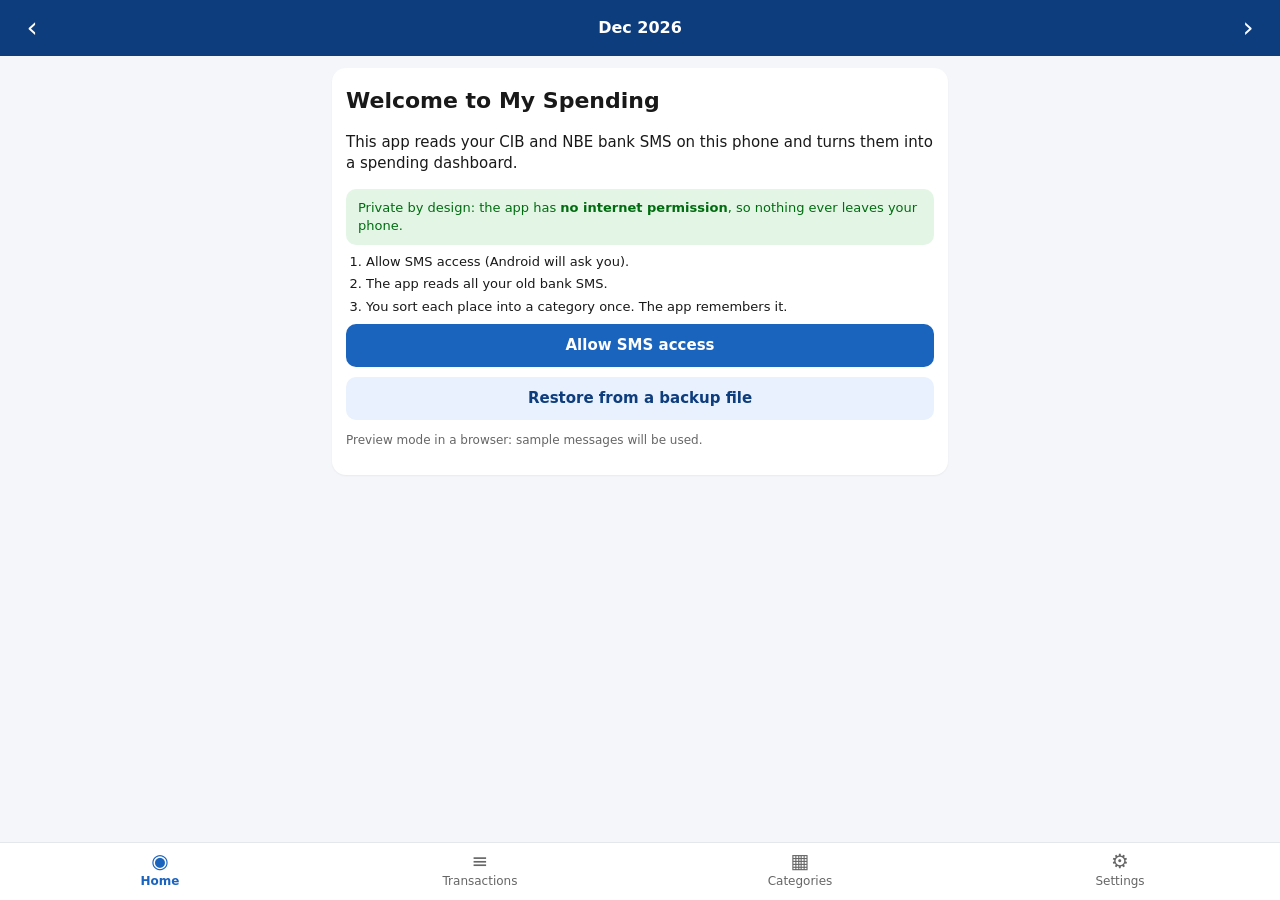
<file: sms-spending-app/app/src/main/assets/index.html>
<!DOCTYPE html>
<html lang="en">
<head>
<meta charset="utf-8">
<meta name="viewport" content="width=device-width, initial-scale=1, viewport-fit=cover">
<title>My Spending</title>
<link rel="stylesheet" href="style.css">
</head>
<body>
<header id="top">
  <div class="month-bar">
    <button class="icon-btn" data-act="month-prev" aria-label="Previous month">&#8249;</button>
    <div id="month-label">&nbsp;</div>
    <button class="icon-btn" data-act="month-next" aria-label="Next month">&#8250;</button>
  </div>
</header>
<main id="view"></main>
<nav id="tabs">
  <button data-tab="home" class="on"><span class="ti">&#9673;</span>Home</button>
  <button data-tab="tx"><span class="ti">&#8801;</span>Transactions<b id="sort-badge" hidden></b></button>
  <button data-tab="cats"><span class="ti">&#9638;</span>Categories</button>
  <button data-tab="settings"><span class="ti">&#9881;</span>Settings</button>
</nav>
<div id="sheet-wrap" hidden><div id="sheet-bg" data-act="close-sheet"></div><div id="sheet"></div></div>
<div id="toast" hidden></div>
<script src="parser.js"></script>
<script src="app.js"></script>
</body>
</html>
</file>
<file: sms-spending-app/app/src/main/assets/style.css>
:root {
  color-scheme: light;
  --bg: #f4f6f9;
  --surface: #ffffff;
  --text: #191919;
  --text-2: #666666;
  --line: #e4e7ec;
  --brand: #1b64be;
  --brand-dark: #0e3d7e;
  --brand-soft: #e8f1fd;
  --good: #0aac23;   --good-text: #006c10;
  --warn: #fbb315;   --warn-text: #8a5a00;
  --serious: #f18a59;
  --bad: #dc3c3d;    --bad-text: #b02728;
  --radius: 14px;
}
* { box-sizing: border-box; -webkit-tap-highlight-color: transparent; }
html, body { margin: 0; background: var(--bg); color: var(--text);
  font: 15px/1.4 system-ui, -apple-system, Roboto, "Segoe UI", sans-serif; }
button { font: inherit; color: inherit; }
input, select, textarea { font: inherit; color: var(--text); }

header#top { position: sticky; top: 0; z-index: 5; background: var(--brand-dark); color: #fff; }
.month-bar { display: flex; align-items: center; justify-content: space-between; padding: 6px 8px; }
#month-label { font-weight: 600; font-size: 16px; }
.icon-btn { background: none; border: 0; color: inherit; font-size: 28px; width: 48px; height: 44px; line-height: 1; }

main#view { padding: 12px 12px 96px; max-width: 640px; margin: 0 auto; }

nav#tabs { position: fixed; left: 0; right: 0; bottom: 0; z-index: 6; display: flex; background: var(--surface);
  border-top: 1px solid var(--line); padding-bottom: env(safe-area-inset-bottom); }
nav#tabs button { flex: 1; background: none; border: 0; padding: 8px 0 10px; font-size: 12px; color: var(--text-2);
  position: relative; display: flex; flex-direction: column; align-items: center; gap: 2px; }
nav#tabs button .ti { font-size: 20px; line-height: 1; }
nav#tabs button.on { color: var(--brand); font-weight: 600; }
#sort-badge { position: absolute; top: 4px; left: 58%; background: var(--bad); color: #fff; font-size: 11px;
  border-radius: 9px; padding: 0 6px; min-width: 18px; font-weight: 600; }

.card { background: var(--surface); border-radius: var(--radius); padding: 14px; margin-bottom: 12px;
  box-shadow: 0 1px 2px rgba(0,0,0,.05); }
.card h2 { font-size: 15px; margin: 0 0 10px; display: flex; justify-content: space-between; align-items: baseline; gap: 8px; }
.card h2 small { font-weight: 400; color: var(--text-2); font-size: 12px; }
.muted { color: var(--text-2); }
.small { font-size: 13px; }
.tiny { font-size: 12px; }
.center { text-align: center; }
.row { display: flex; align-items: center; gap: 10px; }
.grow { flex: 1; min-width: 0; }
.right { text-align: right; }
.ellipsis { white-space: nowrap; overflow: hidden; text-overflow: ellipsis; }

.hero { font-size: 32px; font-weight: 700; letter-spacing: -.5px; line-height: 1.1; }
.hero-sub { color: var(--text-2); font-size: 13px; margin-top: 2px; }
.stats3 { display: grid; grid-template-columns: repeat(3, 1fr); gap: 8px; margin-top: 14px; }
.stat { background: var(--bg); border-radius: 10px; padding: 8px 10px; }
.stat .k { font-size: 12px; color: var(--text-2); }
.stat .v { font-weight: 600; font-size: 15px; }
.stat .v2 { font-size: 11px; color: var(--text-2); }

.btn { display: inline-block; border: 0; border-radius: 10px; padding: 11px 16px; background: var(--brand); color: #fff;
  font-weight: 600; text-align: center; }
.btn.block { display: block; width: 100%; }
.btn.ghost { background: var(--brand-soft); color: var(--brand-dark); }
.btn.danger { background: #fde8e8; color: var(--bad-text); }
.btn.small { padding: 7px 12px; font-size: 13px; }
.btn:disabled { opacity: .5; }
.btns { display: flex; gap: 8px; flex-wrap: wrap; margin-top: 10px; }

/* Indicators */
.ind { display: flex; gap: 10px; padding: 9px 0; border-top: 1px solid var(--line); }
.ind:first-of-type { border-top: 0; }
.ind .dot { width: 22px; height: 22px; border-radius: 50%; color: #fff; font-size: 13px; font-weight: 700;
  display: flex; align-items: center; justify-content: center; flex: none; margin-top: 1px; }
.dot.good { background: var(--good); } .dot.warn { background: var(--warn); color: #3b2a00; }
.dot.bad { background: var(--bad); } .dot.info { background: #9c9c9c; }
.ind .t { font-weight: 600; }
.ind .d { font-size: 13px; color: var(--text-2); }
.tag { font-size: 11px; font-weight: 700; border-radius: 6px; padding: 1px 6px; margin-left: 4px; }
.tag.good { background: #e3f6e6; color: var(--good-text); } .tag.warn { background: #fff3d6; color: var(--warn-text); }
.tag.bad { background: #fde8e8; color: var(--bad-text); } .tag.info { background: #eee; color: #555; }

/* Category bars */
.cbar { padding: 7px 0; }
.cbar .top { display: flex; justify-content: space-between; gap: 8px; font-size: 14px; }
.cbar .top .n { display: flex; align-items: center; gap: 6px; min-width: 0; }
.sw { width: 10px; height: 10px; border-radius: 3px; flex: none; }
.track { position: relative; height: 10px; background: var(--bg); border-radius: 5px; margin-top: 5px; overflow: visible; }
.fill { height: 10px; border-radius: 0 4px 4px 0; min-width: 2px; }
.budget-mark { position: absolute; top: -3px; width: 2px; height: 16px; background: var(--text); }
.cbar .sub { font-size: 12px; color: var(--text-2); margin-top: 3px; }

/* Split bar (needs/wants) */
.split { display: flex; height: 16px; border-radius: 4px; overflow: hidden; gap: 2px; background: var(--surface); }
.split div { height: 100%; }
.legend { display: flex; flex-wrap: wrap; gap: 6px 14px; margin-top: 8px; font-size: 13px; }
.legend span { display: inline-flex; align-items: center; gap: 5px; }

/* Column charts */
.cols { display: flex; align-items: flex-end; gap: 2px; height: 120px; border-bottom: 1px solid var(--line); }
.cols .c { flex: 1; display: flex; flex-direction: column; justify-content: flex-end; align-items: center; height: 100%;
  min-width: 0; padding-top: 14px; }
.cols .c .bar { width: 100%; max-width: 34px; background: var(--brand); border-radius: 4px 4px 0 0; min-height: 1px; }
.cols .c.dim .bar { background: #9dc8f7; }
.cols .c.sel .bar { background: var(--brand-dark); }
.cols.daily .c .bar { max-width: 14px; border-radius: 2px 2px 0 0; }
.xlab { display: flex; gap: 2px; font-size: 11px; color: var(--text-2); margin-top: 4px; }
.xlab span { flex: 1; text-align: center; min-width: 0; overflow: visible; white-space: nowrap; }
.chart-cap { font-size: 13px; color: var(--text-2); margin-top: 8px; min-height: 18px; }

/* Lists */
.list-item { display: flex; align-items: center; gap: 10px; padding: 11px 2px; border-top: 1px solid var(--line); }
.list-item:first-child { border-top: 0; }
.list-item .amt { font-weight: 600; text-align: right; white-space: nowrap; }
.list-item .amt.in { color: var(--good-text); }
.list-item .amt small { display: block; font-weight: 400; font-size: 11px; color: var(--text-2); }
.day-h { font-size: 12px; color: var(--text-2); font-weight: 600; margin: 14px 4px 4px; text-transform: uppercase; letter-spacing: .3px; }
.chip { display: inline-flex; align-items: center; gap: 6px; border: 1px solid var(--line); background: var(--surface);
  border-radius: 18px; padding: 7px 12px; margin: 0 6px 8px 0; font-size: 14px; }
.chip.on { border-color: var(--brand); background: var(--brand-soft); color: var(--brand-dark); font-weight: 600; }
.chip.sortme { background: #fff3d6; border-color: #f2d58c; color: var(--warn-text); font-size: 12px; padding: 2px 8px; margin: 0; }
.seg { display: flex; background: #e6e9ee; border-radius: 10px; padding: 3px; margin-bottom: 10px; }
.seg button { flex: 1; border: 0; background: none; padding: 8px; border-radius: 8px; font-size: 14px; }
.seg button.on { background: var(--surface); font-weight: 600; box-shadow: 0 1px 2px rgba(0,0,0,.1); }
.search { width: 100%; padding: 10px 12px; border-radius: 10px; border: 1px solid var(--line); background: var(--surface); margin-bottom: 10px; }

/* Forms */
label.f { display: block; margin: 10px 0; font-size: 13px; color: var(--text-2); }
label.f input, label.f select, label.f textarea { display: block; width: 100%; margin-top: 4px; padding: 10px 12px;
  border: 1px solid var(--line); border-radius: 10px; background: var(--surface); font-size: 16px; }
.inline-input { width: 110px; padding: 7px 9px; border: 1px solid var(--line); border-radius: 8px; font-size: 15px; text-align: right; }
.check { display: flex; gap: 10px; align-items: center; padding: 8px 0; font-size: 14px; }
.check input { width: 20px; height: 20px; }
.toggle-row { display: flex; align-items: center; justify-content: space-between; padding: 9px 0; border-top: 1px solid var(--line); gap: 8px; }
.toggle-row:first-of-type { border-top: 0; }
.sms-raw { font-size: 13px; background: var(--bg); border-radius: 8px; padding: 10px; direction: auto; unicode-bidi: plaintext; white-space: pre-wrap; }

/* Sheet */
#sheet-wrap { position: fixed; inset: 0; z-index: 20; }
#sheet-bg { position: absolute; inset: 0; background: rgba(0,0,0,.4); }
#sheet { position: absolute; left: 0; right: 0; bottom: 0; max-height: 88vh; overflow-y: auto; background: var(--surface);
  border-radius: 18px 18px 0 0; padding: 18px 16px calc(22px + env(safe-area-inset-bottom)); max-width: 640px; margin: 0 auto; }
#sheet h3 { margin: 0 0 4px; font-size: 18px; }
#toast { position: fixed; left: 50%; bottom: 140px; transform: translateX(-50%); background: #222; color: #fff;
  padding: 10px 16px; border-radius: 10px; font-size: 14px; z-index: 30; max-width: 90vw; text-align: center; }
.fab { position: fixed; right: 18px; bottom: 82px; width: 56px; height: 56px; border-radius: 16px; border: 0;
  background: var(--brand); color: #fff; font-size: 30px; box-shadow: 0 3px 8px rgba(0,0,0,.25); z-index: 7; }
.empty { text-align: center; padding: 30px 10px; color: var(--text-2); }
.welcome h1 { font-size: 22px; margin: 4px 0 8px; }
.welcome ol { padding-left: 20px; margin: 8px 0; }
.welcome li { margin: 4px 0; }
.ok-note { background: #e3f6e6; color: var(--good-text); border-radius: 10px; padding: 10px 12px; font-size: 13px; }
.warn-note { background: #fff3d6; color: var(--warn-text); border-radius: 10px; padding: 10px 12px; font-size: 13px; }

/* Select & sort many */
.sel-row { margin: 0 2px 8px; }
.cb-btn { background: none; border: 0; padding: 6px 4px 6px 0; margin: -6px 0; }
.cb { width: 24px; height: 24px; border-radius: 6px; border: 2px solid #b8bec8; display: inline-flex; align-items: center;
  justify-content: center; color: #fff; font-size: 15px; font-weight: 700; background: var(--surface); }
.cb.on { background: var(--brand); border-color: var(--brand); }
.action-bar { position: fixed; left: 12px; right: 12px; bottom: 76px; z-index: 8; display: flex; align-items: center; gap: 8px;
  background: var(--brand-dark); color: #fff; border-radius: 14px; padding: 10px 12px; box-shadow: 0 4px 14px rgba(0,0,0,.25); max-width: 616px; margin: 0 auto; }
.action-bar .btn.ghost { background: rgba(255,255,255,.15); color: #fff; }
.action-bar .btn:not(.ghost) { background: #fff; color: var(--brand-dark); }

.search-row { gap: 8px; margin-bottom: 10px; }
.search-row .search { margin-bottom: 0; }
.filter-btn { padding: 10px 14px; white-space: nowrap; }
.filter-sum { display: flex; gap: 8px; align-items: center; background: var(--brand-soft); color: var(--brand-dark);
  border-radius: 10px; padding: 8px 12px; margin-bottom: 10px; }
.btn.grow { flex: 1; }
</file>
